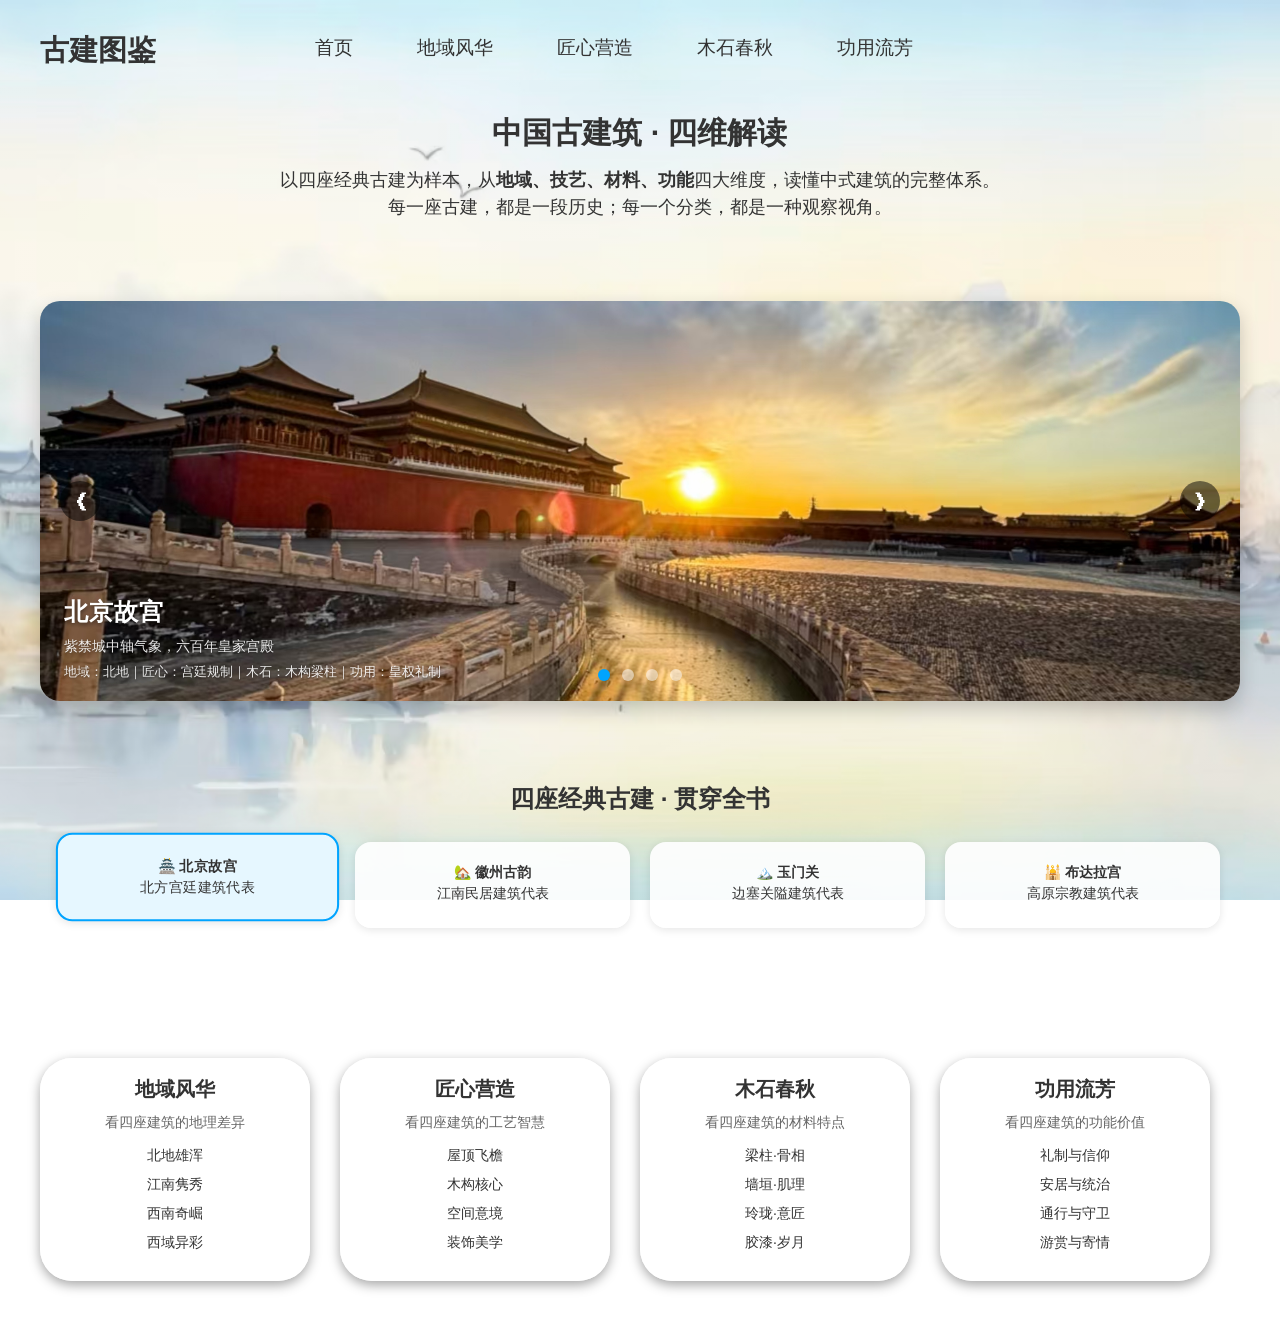
<file: index.html>
<!DOCTYPE html>
<html lang="zh-CN">
<head>
    <meta charset="UTF-8">
    <meta name="viewport" content="width=device-width, initial-scale=1.0">
    <title>古建图鉴 - 中国古建筑四维解读</title>
    <link rel="stylesheet" href="./css/base.css">
    <link rel="stylesheet" href="./css/index.css">
</head>

<body>
    <!-- 头部区域 -->
    <div class="header">
        <div class="wrapper">
            <div class="logo">
                <h1><a href="#">古建图鉴</a></h1>
            </div>
            <div class="nav">
                <ul>
                    <li><a href="#" class="active">首页</a></li>
                    <li><a href="./地域风华.html" target="_blank">地域风华</a></li>
                    <li><a href="./匠心营造.html" target="_blank">匠心营造</a></li>
                    <li><a href="./木石春秋.html" target="_blank">木石春秋</a></li>
                    <li><a href="./功用流芳.html" target="_blank">功用流芳</a></li>
                </ul>
            </div>
        </div>
    </div>

    <!-- 新增：首页总起引言（让网页有主题、不再简单） -->
    <div class="intro" style="text-align:center; padding:30px 20px; font-size:18px; max-width:1000px; margin:0 auto; color:#333;">
        <h2 style="font-size:30px; margin-bottom:12px;">中国古建筑 · 四维解读</h2>
        <p>以四座经典古建为样本，从<b>地域、技艺、材料、功能</b>四大维度，读懂中式建筑的完整体系。</p>
        <p>每一座古建，都是一段历史；每一个分类，都是一种观察视角。</p>
    </div>

    <!-- 轮播图区域 -->
    <div class="carousel">
        <div class="wrapper">
            <div class="carousel-container">
                <div class="carousel-slides">
                    <!-- 故宫 -->
                    <div class="carousel-slide-item">
                        <a href="./北京故宫旅游攻略·.html" target="_blank">
                            <img src="./image/北京故宫.jpg" alt="北京故宫">
                        </a>
                        <div class="slide-caption">
                            <h3>北京故宫</h3>
                            <p>紫禁城中轴气象，六百年皇家宫殿</p>
                            <p style="font-size:13px; margin-top:5px;">
                                地域：北地｜匠心：宫廷规制｜木石：木构梁柱｜功用：皇权礼制
                            </p>
                        </div>
                    </div>
                    <!-- 徽州 -->
                    <div class="carousel-slide-item">
                        <a href="./徽州旅游攻略.html" target="_blank">
                            <img src="./image/徽州.jpg" alt="徽州古建">
                        </a>
                        <div class="slide-caption">
                            <h3>徽州古韵</h3>
                            <p>粉墙黛瓦马头墙，四水归堂岁月长</p>
                            <p style="font-size:13px; margin-top:5px;">
                                地域：江南｜匠心：砖木雕刻｜木石：青砖黛瓦｜功用：民居家族
                            </p>
                        </div>
                    </div>
                    <!-- 玉门关 -->
                    <div class="carousel-slide-item">
                        <a href="./玉门关旅游攻略.html" target="_blank">
                            <img src="./image/玉门关.jpg" alt="玉门关">
                        </a>
                        <div class="slide-caption">
                            <h3>玉门关</h3>
                            <p>羌笛何须怨杨柳，春风不度玉门关</p>
                            <p style="font-size:13px; margin-top:5px;">
                                地域：西域｜匠心：夯土筑城｜木石：黄土石基｜功用：关隘防御
                            </p>
                        </div>
                    </div>
                    <!-- 布达拉宫 -->
                    <div class="carousel-slide-item">
                        <a href="./布达拉宫旅游攻略.html" target="_blank">
                            <img src="./image/布达拉宫.jpg" alt="布达拉宫">
                        </a>
                        <div class="slide-caption">
                            <h3>布达拉宫</h3>
                            <p>世界屋脊的明珠，藏式建筑巅峰</p>
                            <p style="font-size:13px; margin-top:5px;">
                                地域：高原｜匠心：藏式营造｜木石：石木混合｜功用：宗教宫殿
                            </p>
                        </div>
                    </div>
                </div>

                <button class="carousel-btn prev">&#10094;</button>
                <button class="carousel-btn next">&#10095;</button>
                <div class="carousel-dots">
                    <span class="dot active"></span>
                    <span class="dot"></span>
                    <span class="dot"></span>
                    <span class="dot"></span>
                </div>
            </div>
        </div>
    </div>

    <!-- 新增：四大建筑总览（带交互式功能） -->
    <div class="overview" style="margin:50px auto; max-width:1200px; padding:0 20px;">
        <h3 style="text-align:center; font-size:24px; margin-bottom:25px;">四座经典古建 · 贯穿全书</h3>
        <div style="display:grid; grid-template-columns:repeat(4,1fr); gap:20px; text-align:center;" id="overview-container">
            <!-- 故宫卡片 - 点击跳转轮播第0页 -->
            <div onclick="goToSlide(0)"
                 class="overview-card"
                 style="background:rgba(255,255,255,0.9); padding:20px; border-radius:16px; box-shadow:0 2px 8px rgba(0,0,0,0.1); cursor:pointer; transition:all 0.3s ease;">
                <h4>🏯 北京故宫</h4>
                <p>北方宫廷建筑代表</p>
            </div>
            <!-- 徽州卡片 - 点击跳转轮播第1页 -->
            <div onclick="goToSlide(1)"
                 class="overview-card"
                 style="background:rgba(255,255,255,0.9); padding:20px; border-radius:16px; box-shadow:0 2px 8px rgba(0,0,0,0.1); cursor:pointer; transition:all 0.3s ease;">
                <h4>🏡 徽州古韵</h4>
                <p>江南民居建筑代表</p>
            </div>
            <!-- 玉门关卡片 - 点击跳转轮播第2页 -->
            <div onclick="goToSlide(2)"
                 class="overview-card"
                 style="background:rgba(255,255,255,0.9); padding:20px; border-radius:16px; box-shadow:0 2px 8px rgba(0,0,0,0.1); cursor:pointer; transition:all 0.3s ease;">
                <h4>🏔️ 玉门关</h4>
                <p>边塞关隘建筑代表</p>
            </div>
            <!-- 布达拉宫卡片 - 点击跳转轮播第3页 -->
            <div onclick="goToSlide(3)"
                 class="overview-card"
                 style="background:rgba(255,255,255,0.9); padding:20px; border-radius:16px; box-shadow:0 2px 8px rgba(0,0,0,0.1); cursor:pointer; transition:all 0.3s ease;">
                <h4>🕌 布达拉宫</h4>
                <p>高原宗教建筑代表</p>
            </div>
        </div>
    </div>

    <!-- 底部四大板块 -->
    <div class="bottom-section">
        <div class="wrapper">
            <div class="block-list">
                <div class="block-item">
                    <div class="block-text">
                        <h4><a href="./地域风华.html" target="_blank">地域风华</a></h4>
                        <p>看四座建筑的地理差异</p>
                        <ul>
                            <li>北地雄浑</li>
                            <li>江南隽秀</li>
                            <li>西南奇崛</li>
                            <li>西域异彩</li>
                        </ul>
                    </div>
                </div>

                <div class="block-item">
                    <div class="block-text">
                        <h4><a href="./匠心营造.html" target="_blank">匠心营造</a></h4>
                        <p>看四座建筑的工艺智慧</p>
                        <ul>
                            <li>屋顶飞檐</li>
                            <li>木构核心</li>
                            <li>空间意境</li>
                            <li>装饰美学</li>
                        </ul>
                    </div>
                </div>

                <div class="block-item">
                    <div class="block-text">
                        <h4><a href="./木石春秋.html" target="_blank">木石春秋</a></h4>
                        <p>看四座建筑的材料特点</p>
                        <ul>
                            <li>梁柱·骨相</li>
                            <li>墙垣·肌理</li>
                            <li>玲珑·意匠</li>
                            <li>胶漆·岁月</li>
                        </ul>
                    </div>
                </div>

                <div class="block-item">
                    <div class="block-text">
                        <h4><a href="./功用流芳.html" target="_blank">功用流芳</a></h4>
                        <p>看四座建筑的功能价值</p>
                        <ul>
                            <li>礼制与信仰</li>
                            <li>安居与统治</li>
                            <li>通行与守卫</li>
                            <li>游赏与寄情</li>
                        </ul>
                    </div>
                </div>
            </div>
        </div>
    </div>

    <script>
        const slidesContainer = document.querySelector('.carousel-slides');
        const slides = document.querySelectorAll('.carousel-slide-item');
        const prevBtn = document.querySelector('.carousel-btn.prev');
        const nextBtn = document.querySelector('.carousel-btn.next');
        const dots = document.querySelectorAll('.carousel-dots .dot');
        const carousel = document.querySelector('.carousel-container');

        let currentIndex = 0;
        let autoTimer;
        const totalSlides = slides.length;

        function goToSlide(index) {
            if (index < 0) index = totalSlides - 1;
            if (index >= totalSlides) index = 0;
            currentIndex = index;
            slidesContainer.style.transform = `translateX(-${currentIndex * 100}%)`;
            dots.forEach((dot, i) => {
                dot.classList.toggle('active', i === currentIndex);
            });

            // 🔥 关键：轮播切换时，更新下方卡片的高亮状态
            updateCardActive();
        }

        function nextSlide() { goToSlide(currentIndex + 1); }
        function prevSlide() { goToSlide(currentIndex - 1); }

        function startAutoPlay() {
            autoTimer = setInterval(nextSlide, 3000);
        }

        function stopAutoPlay() { clearInterval(autoTimer); }

        prevBtn.addEventListener('click', () => { prevSlide(); stopAutoPlay(); startAutoPlay(); });
        nextBtn.addEventListener('click', () => { nextSlide(); stopAutoPlay(); startAutoPlay(); });
        dots.forEach((dot, i) => {
            dot.addEventListener('click', () => { goToSlide(i); stopAutoPlay(); startAutoPlay(); });
        });

        carousel.addEventListener('mouseenter', stopAutoPlay);
        carousel.addEventListener('mouseleave', startAutoPlay);

        // ==========================
        // 新增：下方总览卡片 高亮联动逻辑
        // ==========================
        const overviewCards = document.querySelectorAll('.overview-card');
        function updateCardActive() {
            overviewCards.forEach((card, i) => {
                if (i === currentIndex) {
                    // 高亮样式：和你导航栏 active 颜色统一
                    card.style.background = '#e6f7ff';
                    card.style.border = '2px solid #00a4ff';
                    card.style.transform = 'translateY(-8px) scale(1.03)';
                } else {
                    // 恢复默认样式
                    card.style.background = 'rgba(255,255,255,0.9)';
                    card.style.border = 'none';
                    card.style.transform = 'translateY(0) scale(1)';
                }
            });
        }

        // 初始化第一页高亮
        updateCardActive();

        startAutoPlay();
    </script>
</body>
</html>
</file>
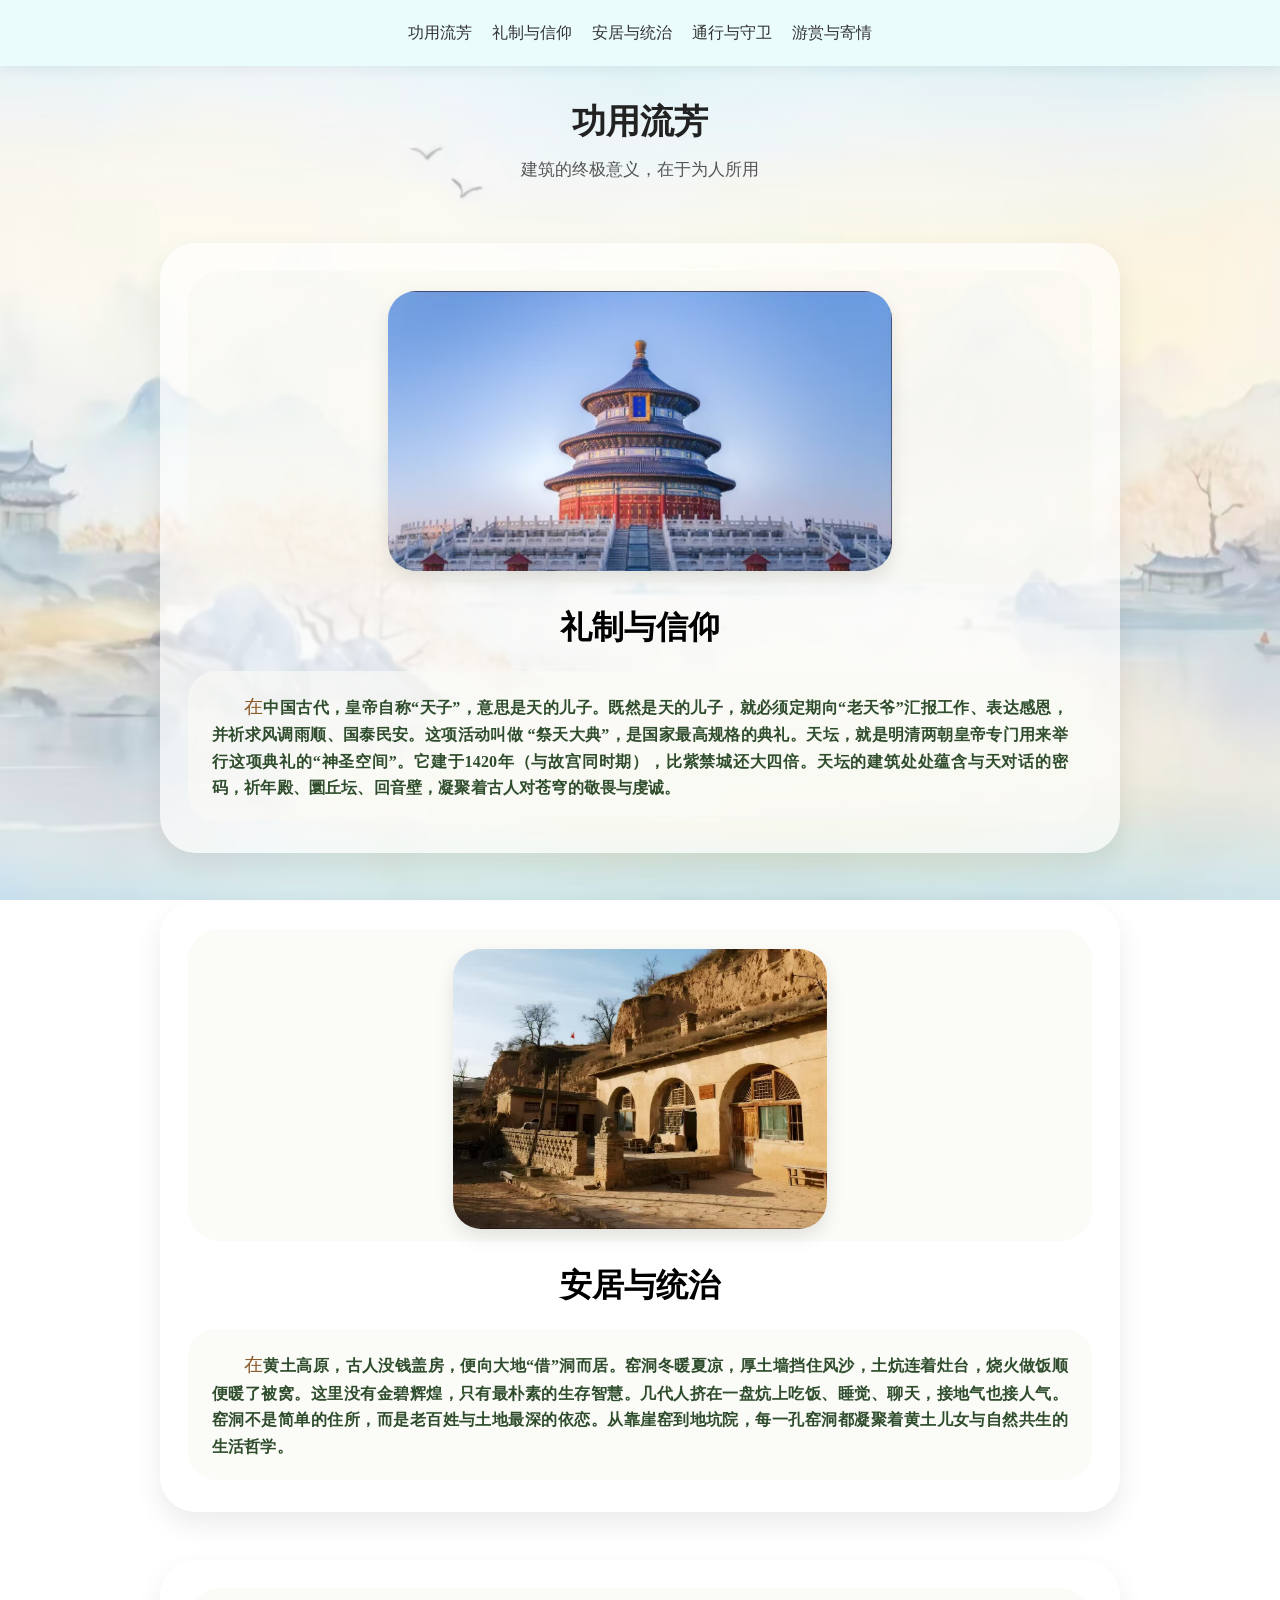
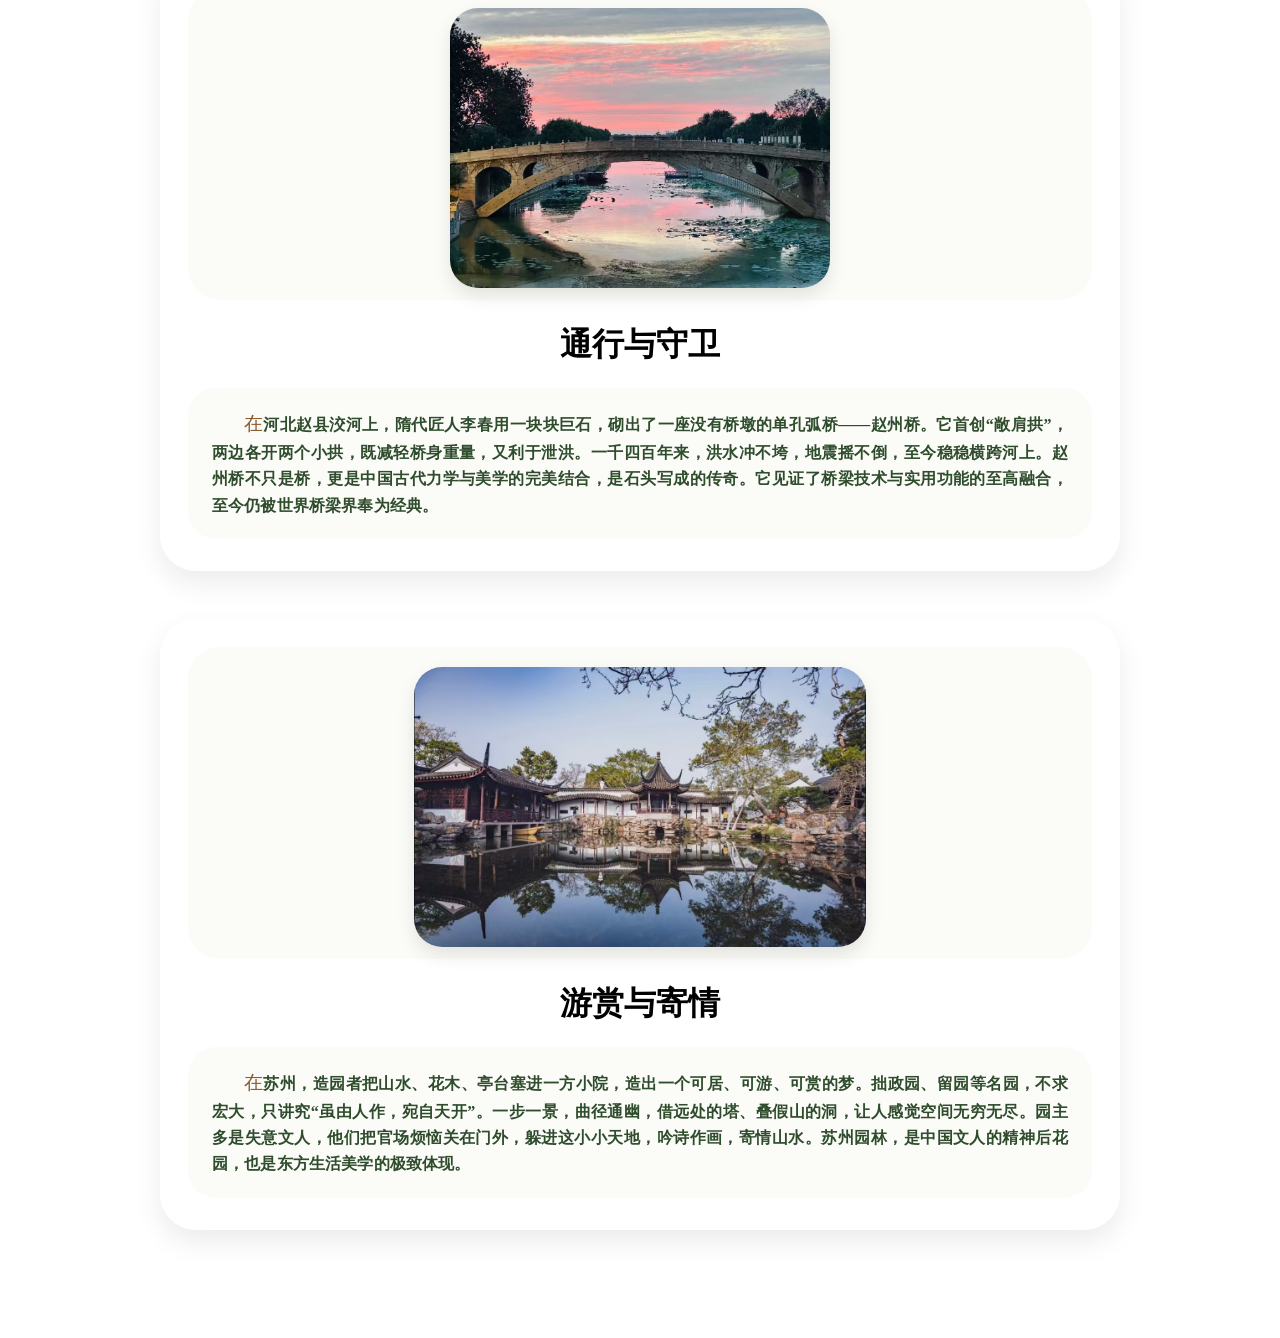
<file: 功用流芳.html>
<!DOCTYPE html>
<html lang="zh-CN">
<head>
<meta charset="UTF-8">
<meta name="viewport" content="width=device-width, initial-scale=1.0, user-scalable=yes">
<title>功用流芳 - 古建图鉴</title>
<style>
  /* ----- 重置 & 基础 ----- */
  * {
    margin: 0;
    padding: 0;
    box-sizing: border-box;
  }

  body {
    background-image: linear-gradient(rgba(255, 255, 255, 0.5), rgba(255, 255, 255, 0.5)), url('./image/首页背景图.jpg');
    background-size: cover;
    background-repeat: no-repeat;
    background-position: center;
    background-attachment: fixed;
    font-family: system-ui, 'Segoe UI', 'Noto Sans', 'Microsoft YaHei', sans-serif;
    line-height: 1.5;
  }

  /* 页面大标题 */
  .page-title {
    text-align: center;
    font-size: 34px;
    margin: 30px 0 10px 0;
    font-weight: bold;
    color: #222;
  }
  .page-desc {
    text-align: center;
    font-size: 17px;
    margin-bottom: 40px;
    color: #555;
  }

  /* 导航栏 (sticky + 弹性) */
  nav {
    position: sticky;
    top: 0;
    width: 100%;
    background: rgb(234, 252, 252);
    padding: 15px 12px;
    z-index: 1000;
    display: flex;
    flex-wrap: wrap;
    justify-content: center;
    gap: 8px 20px;
    box-shadow: 0 4px 12px rgba(0, 0, 0, 0.05);
  }

  nav a {
    margin: 0;
    text-decoration: none;
    color: #333;
    font-weight: 500;
    cursor: pointer;
    padding: 6px 0;
    font-size: 1rem;
    transition: all 0.2s;
    white-space: nowrap;
  }

  nav a:hover {
    border-bottom: 2px solid #00a4ff;
  }

  /* 主要内容容器 */
  .container {
    max-width: 1000px;
    margin: 0 auto;
    padding: 20px 20px 60px 20px;
  }

  /* 每个 section 卡片样式 */
  section {
    background: rgba(255, 255, 255, 0.65);
    backdrop-filter: blur(1px);
    border-radius: 36px;
    margin-bottom: 48px;
    padding: 28px 28px 32px 28px;
    box-shadow: 0 12px 28px rgba(0, 0, 0, 0.08);
    transition: transform 0.2s, box-shadow 0.2s;
  }

  section:hover {
    transform: translateY(-3px);
    box-shadow: 0 20px 32px rgba(0, 0, 0, 0.12);
    background: rgba(255, 255, 255, 0.78);
  }

  h1 {
    display: flex;
    flex-direction: column;
    align-items: center;
    justify-content: center;
    width: 100%;
    background: transparent;
    border-radius: 28px;
    gap: 20px;
    margin: 0;
    padding: 0;
  }

  .img-top {
    width: 100%;
    display: flex;
    justify-content: center;
    align-items: center;
    background: rgba(245, 245, 235, 0.4);
    border-radius: 32px;
    padding: 20px 12px 12px 12px;
  }

  .img-top img {
    max-width: 100%;
    height: auto;
    border-radius: 28px;
    box-shadow: 0 8px 18px rgba(0, 0, 0, 0.1);
    transition: all 0.2s;
    object-fit: cover;
    max-height: 280px;
    width: auto;
  }

  .text-bottom {
    width: 100%;
    background: rgba(250, 250, 245, 0.7);
    border-radius: 28px;
    padding: 20px 24px;
    font-family: 'WangXizhiFont', 'Noto Serif SC', 'Times New Roman', serif;
    font-size: 1rem;
    line-height: 1.65;
    color: #2c3e2a;
    text-align: justify;
    letter-spacing: 0.01em;
    text-indent: 2em; /* 首行缩进两格 —— 国风必备 */
  }

  .title {
    font-size: 2rem;
    font-family: serif;
    color: black;
  }

  .word {
    font-size: 1rem;
    font-family: 'WangXizhiFont', 'Noto Serif SC', 'Segoe UI', serif;
    color: #2f4d2d;
  }

  /* 响应式 */
  @media screen and (max-width: 768px) {
    .container { padding: 16px; }
    section { padding: 20px 18px 26px 18px; margin-bottom: 32px; }
    .text-bottom { padding: 18px 16px; font-size: 0.95rem; }
  }

  @media screen and (max-width: 480px) {
    section { padding: 16px 14px 22px 14px; border-radius: 28px; }
    .text-bottom { padding: 14px 12px; font-size: 0.9rem; }
  }

  img { display: block; }

  .text-bottom::first-letter {
    font-size: 1.2em;
    font-weight: 500;
    color: #8b5a2b;
  }
</style>
</head>
<body>

<nav>
  <a onclick="scrollToSection('top')">功用流芳</a>
  <a onclick="scrollToSection('n')">礼制与信仰</a>
  <a onclick="scrollToSection('s')">安居与统治</a>
  <a onclick="scrollToSection('ws')">通行与守卫</a>
  <a onclick="scrollToSection('w')">游赏与寄情</a>
</nav>

<!-- 顶部标题 -->
<div id="top" class="page-title">功用流芳</div>
<div class="page-desc">建筑的终极意义，在于为人所用</div>

<div class="container">
  <!-- 礼制与信仰：天坛 -->
  <section id="n">
    <h1>
      <div class="img-top">
        <img src="./image/天坛.jpg" alt="天坛祈年殿" title="天坛 · 皇家祭天圣地" width="500" height="280" style="width:auto; max-width:90%;">
      </div>
      <div class="title">礼制与信仰</div>
      <div class="text-bottom word">
        在中国古代，皇帝自称“天子”，意思是天的儿子。既然是天的儿子，就必须定期向“老天爷”汇报工作、表达感恩，并祈求风调雨顺、国泰民安。这项活动叫做 “祭天大典”，是国家最高规格的典礼。天坛，就是明清两朝皇帝专门用来举行这项典礼的“神圣空间”。它建于1420年（与故宫同时期），比紫禁城还大四倍。天坛的建筑处处蕴含与天对话的密码，祈年殿、圜丘坛、回音壁，凝聚着古人对苍穹的敬畏与虔诚。
      </div>
    </h1>
  </section>

  <!-- 安居与统治：窑洞 -->
  <section id="s">
    <h1>
      <div class="img-top">
        <img src="./image/窑洞.jpg" alt="黄土高原窑洞" title="窑洞 · 大地的居所" width="500" height="280" style="width:auto; max-width:90%;">
      </div>
      <div class="title">安居与统治</div>
      <div class="text-bottom word">
        在黄土高原，古人没钱盖房，便向大地“借”洞而居。窑洞冬暖夏凉，厚土墙挡住风沙，土炕连着灶台，烧火做饭顺便暖了被窝。这里没有金碧辉煌，只有最朴素的生存智慧。几代人挤在一盘炕上吃饭、睡觉、聊天，接地气也接人气。窑洞不是简单的住所，而是老百姓与土地最深的依恋。从靠崖窑到地坑院，每一孔窑洞都凝聚着黄土儿女与自然共生的生活哲学。
      </div>
    </h1>
  </section>

  <!-- 通行与守卫：赵州桥 -->
  <section id="ws">
    <h1>
      <div class="img-top">
        <img src="./image/赵州桥.jpg" alt="赵州桥" title="赵州桥 · 千年石拱" width="500" height="280" style="width:auto; max-width:90%;">
      </div>
      <div class="title">通行与守卫</div>
      <div class="text-bottom word">
        在河北赵县洨河上，隋代匠人李春用一块块巨石，砌出了一座没有桥墩的单孔弧桥——赵州桥。它首创“敞肩拱”，两边各开两个小拱，既减轻桥身重量，又利于泄洪。一千四百年来，洪水冲不垮，地震摇不倒，至今稳稳横跨河上。赵州桥不只是桥，更是中国古代力学与美学的完美结合，是石头写成的传奇。它见证了桥梁技术与实用功能的至高融合，至今仍被世界桥梁界奉为经典。
      </div>
    </h1>
  </section>

  <!-- 游赏与寄情：苏州园林 -->
  <section id="w">
    <h1>
      <div class="img-top">
        <img src="./image/苏州园林.jpg" alt="苏州园林" title="苏州园林 · 文人山水梦" width="500" height="280" style="width:auto; max-width:90%;">
      </div>
      <div class="title">游赏与寄情</div>
      <div class="text-bottom word">
        在苏州，造园者把山水、花木、亭台塞进一方小院，造出一个可居、可游、可赏的梦。拙政园、留园等名园，不求宏大，只讲究“虽由人作，宛自天开”。一步一景，曲径通幽，借远处的塔、叠假山的洞，让人感觉空间无穷无尽。园主多是失意文人，他们把官场烦恼关在门外，躲进这小小天地，吟诗作画，寄情山水。苏州园林，是中国文人的精神后花园，也是东方生活美学的极致体现。
      </div>
    </h1>
  </section>
</div>

<script>
  function scrollToSection(sectionId) {
    const element = document.getElementById(sectionId);
    if (!element) return;
    const navHeight = document.querySelector('nav')?.offsetHeight || 70;
    const elementPosition = element.getBoundingClientRect().top + window.pageYOffset;
    const offsetPosition = elementPosition - navHeight - 12;

    window.scrollTo({
      top: offsetPosition,
      behavior: 'smooth'
    });
  }

  window.addEventListener('DOMContentLoaded', () => {
    if (window.location.hash) {
      const id = window.location.hash.substring(1);
      const target = document.getElementById(id);
      if (target) {
        setTimeout(() => {
          const navHeight = document.querySelector('nav')?.offsetHeight || 70;
          const pos = target.getBoundingClientRect().top + window.pageYOffset - navHeight - 10;
          window.scrollTo({ top: pos, behavior: 'smooth' });
        }, 100);
      }
    }
  });
</script>
</body>
</html>
</file>
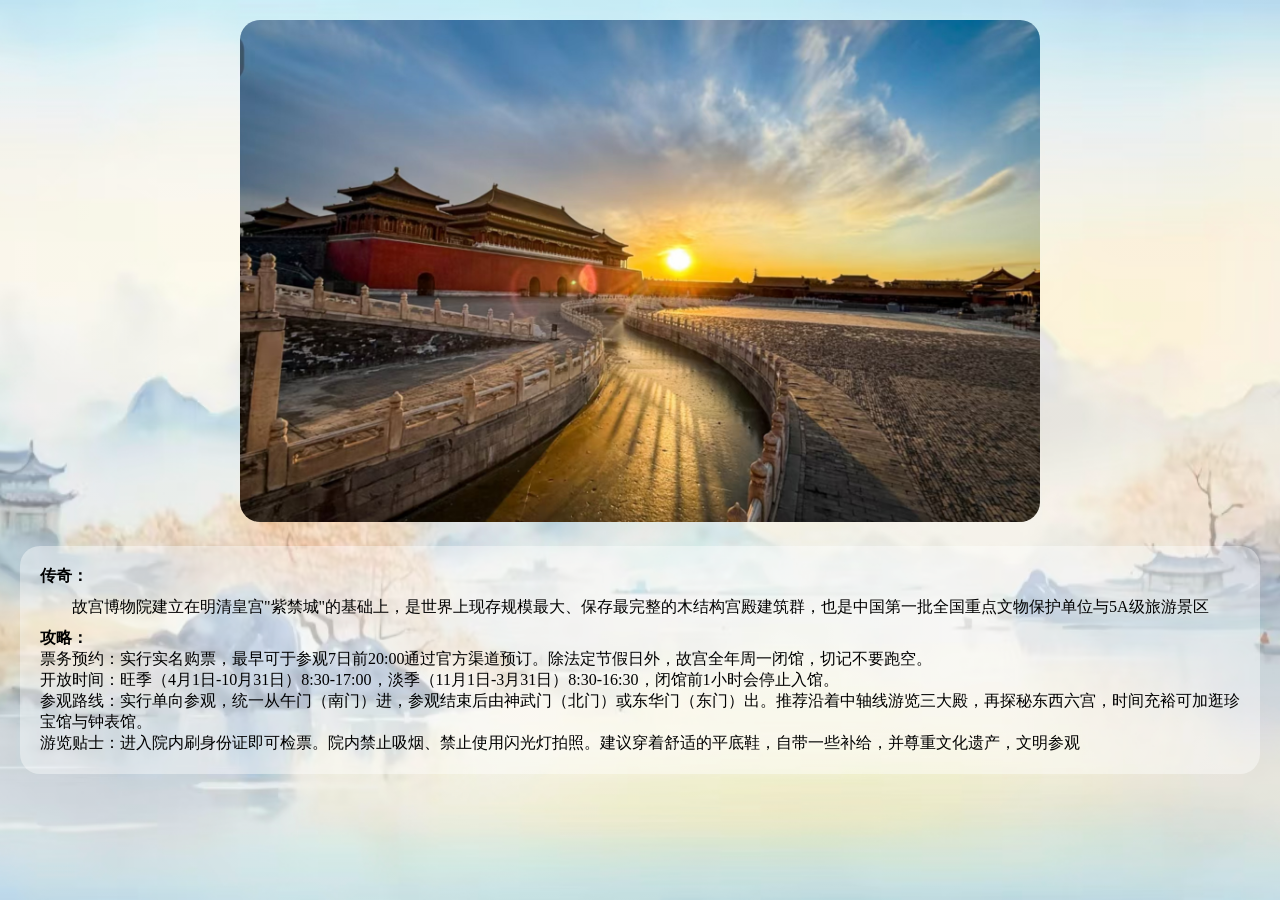
<file: 北京故宫旅游攻略·.html>
<!DOCTYPE html>
<html lang="zh-CN">
<head>
    <meta charset="UTF-8">
    <meta name="viewport" content="width=device-width, initial-scale=1.0">
    <title>北京故宫旅游攻略</title>
    <style>
        * {
            margin: 0;
            padding: 0;
            box-sizing: border-box;
        }
        li {
            list-style: none;
        }

        body {
            background-image: 
                linear-gradient(rgba(255, 255, 255, 0.4), rgba(255, 255, 255, 0.4)),
                url(./image/首页背景图.jpg);
            background-size: cover;
            background-repeat: no-repeat;
            background-position: center;
            background-attachment: fixed;
            padding: 20px;
        }

        /* 修改1：图片容器 - 负责居中 */
        .pic {
            text-align: center;     /* 让内部图片水平居中 */
            margin: 0 auto;
            border-radius: 15px;
        }

        /* 修改2：图片本身 - 自适应分辨率 + 圆角 */
        .pic img {
            width: 100%;            /* 宽度自适应容器 */
            max-width: 800px;       /* 最大宽度限制（可选，避免图片过大） */
            height: auto;           /* 高度自动等比缩放 */
            border-radius: 20px;    /* 图片圆角 */
            display: inline-block; 
            /* 让 margin:0 auto 生效需要配合块级或行内块 */
        }


        .word {
            background-color: rgba(255, 255, 255, 0.4);
            border-radius: 20px;
            padding: 20px;
            margin-top: 20px;

        }

        .text {
            text-indent: 2em;
            margin: 10px 0;
        }

        /* 可选：小屏幕时调整内边距 */
        @media (max-width: 768px) {
            body {
                padding: 10px;
            }
            .word {
                padding: 15px;
            }
        }
    </style>
</head>
<body>
    <!-- 图片容器 -->
    <div class="pic">
        <img src="./image/北京故宫.jpg" title="北京故宫" alt="北京故宫">
    </div>

    <div class="word">
        <p><strong>传奇：</strong></p>
        <p class="text">故宫博物院建立在明清皇宫"紫禁城"的基础上，是世界上现存规模最大、保存最完整的木结构宫殿建筑群，也是中国第一批全国重点文物保护单位与5A级旅游景区</p>
        <p><strong>攻略：</strong></p> 
        <ul>
            <li>票务预约：实行实名购票，最早可于参观7日前20:00通过官方渠道预订。除法定节假日外，故宫全年周一闭馆，切记不要跑空。</li>
            <li>开放时间：旺季（4月1日-10月31日）8:30-17:00，淡季（11月1日-3月31日）8:30-16:30，闭馆前1小时会停止入馆。</li>
            <li>参观路线：实行单向参观，统一从午门（南门）进，参观结束后由神武门（北门）或东华门（东门）出。推荐沿着中轴线游览三大殿，再探秘东西六宫，时间充裕可加逛珍宝馆与钟表馆。</li>
            <li>游览贴士：进入院内刷身份证即可检票。院内禁止吸烟、禁止使用闪光灯拍照。建议穿着舒适的平底鞋，自带一些补给，并尊重文化遗产，文明参观</li>
        </ul>
    </div>
</body>
</html>
</file>
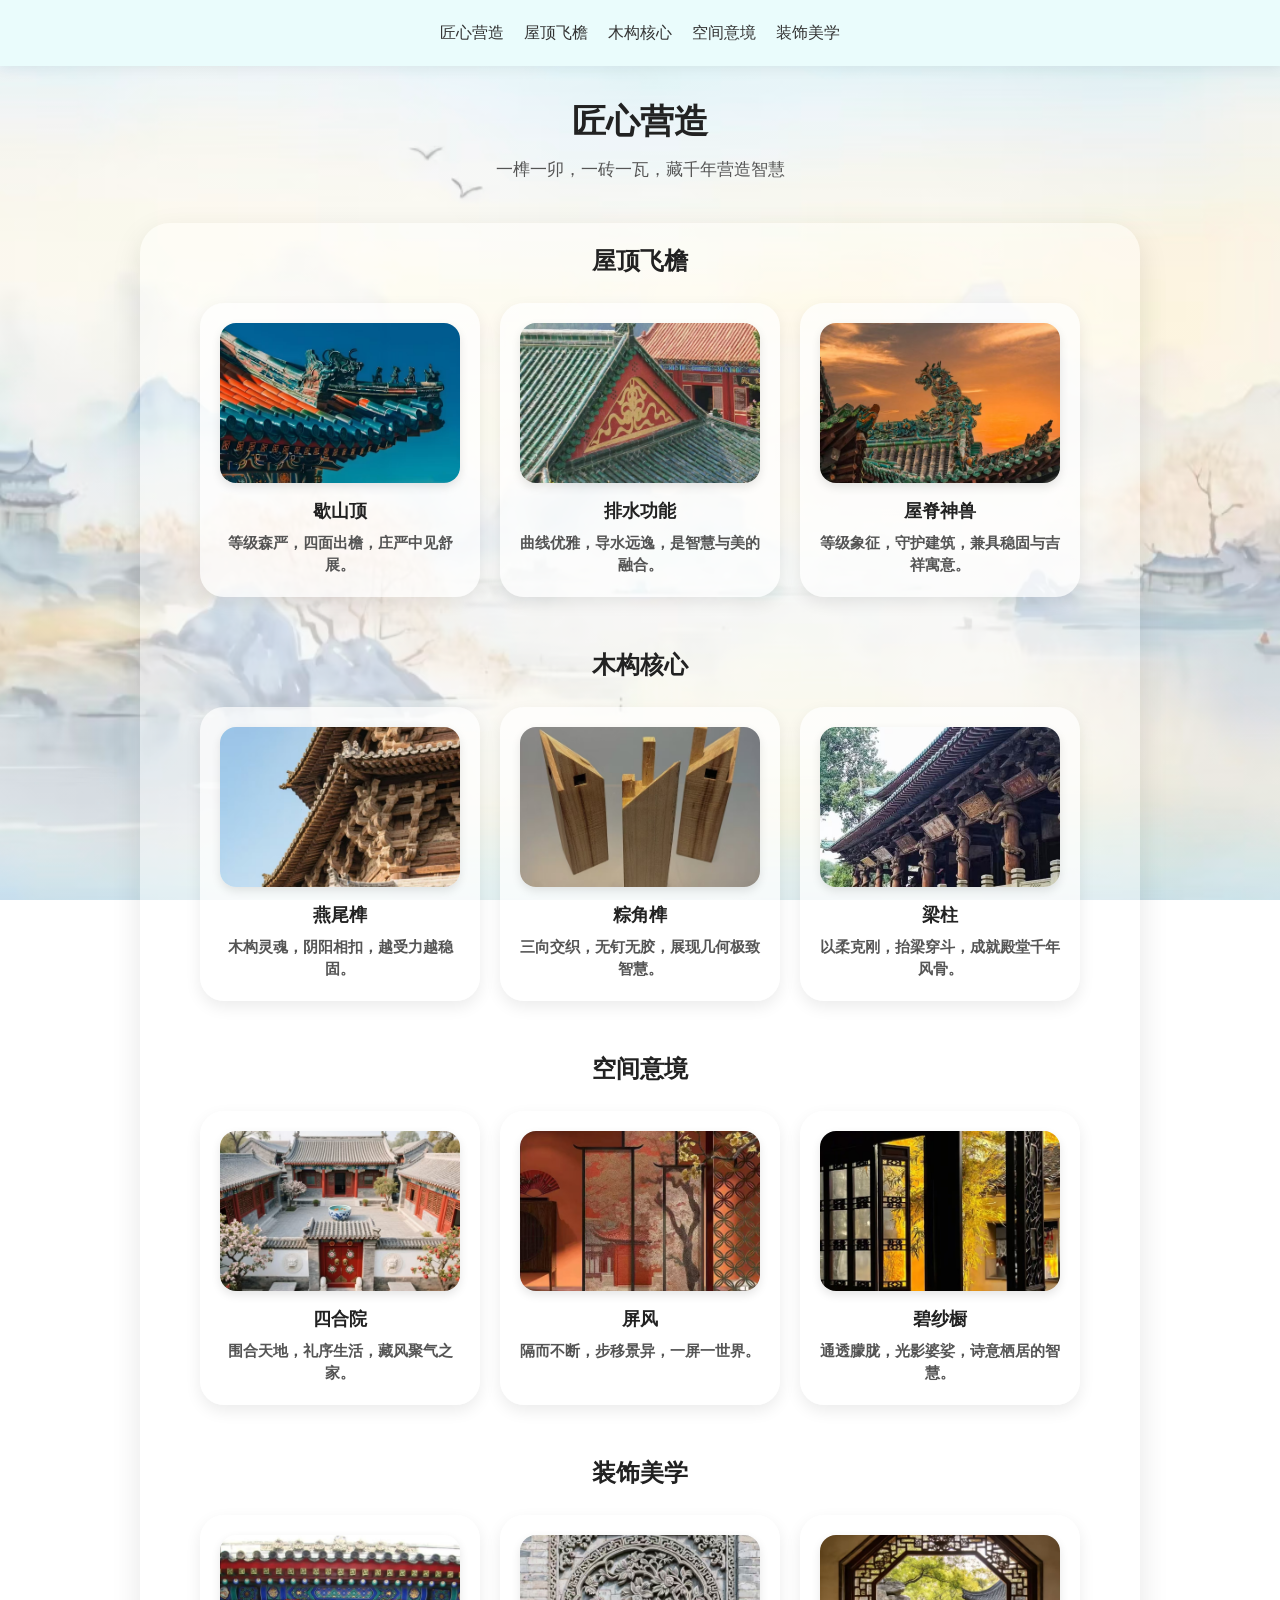
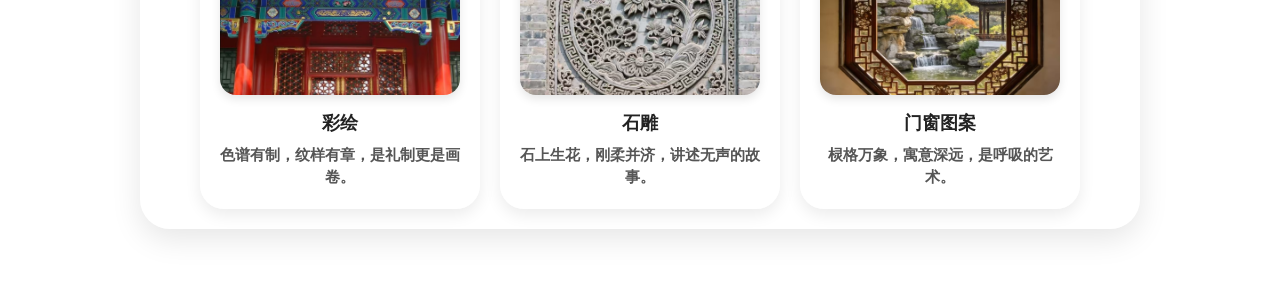
<file: 匠心营造.html>
<!DOCTYPE html>
<html lang="zh-CN">
<head>
<meta charset="UTF-8">
<meta name="viewport" content="width=device-width, initial-scale=1.0, user-scalable=yes">
<title>匠心营造 - 古建图鉴</title>
<style>
  /* ----- 重置 & 基础 ----- */
  * {
    margin: 0;
    padding: 0;
    box-sizing: border-box;
  }

  body {
    background-image: linear-gradient(rgba(255, 255, 255, 0.5), rgba(255, 255, 255, 0.5)), url('./image/首页背景图.jpg');
    background-size: cover;
    background-repeat: no-repeat;
    background-position: center;
    background-attachment: fixed;
    font-family: system-ui, 'Segoe UI', 'Noto Sans', 'Microsoft YaHei', sans-serif;
    line-height: 1.5;
  }

  /* 页面大标题 */
  .page-title {
    text-align: center;
    font-size: 34px;
    margin: 30px 0 10px 0;
    font-weight: bold;
    color: #222;
  }
  .page-desc {
    text-align: center;
    font-size: 17px;
    margin-bottom: 40px;
    color: #555;
  }

  /* 导航栏 */
  nav {
    position: sticky;
    top: 0;
    width: 100%;
    background: rgb(234, 252, 252);
    padding: 15px 12px;
    z-index: 1000;
    display: flex;
    flex-wrap: wrap;
    justify-content: center;
    gap: 8px 20px;
    box-shadow: 0 4px 12px rgba(0, 0, 0, 0.05);
  }

  nav a {
    margin: 0;
    text-decoration: none;
    color: #333;
    font-weight: 500;
    cursor: pointer;
    padding: 6px 0;
    font-size: 1rem;
    transition: all 0.2s;
    white-space: nowrap;
  }

  nav a:hover {
    border-bottom: 2px solid #00a4ff;
  }

  /* 容器 */
  .container {
    max-width: 1000px;
    margin: 0 auto 60px auto;
    padding: 20px;
    background: rgba(255, 255, 255, 0.4);
    border-radius: 30px;
    box-shadow: 0 10px 30px rgba(0, 0, 0, 0.1);
  }

  /* 区块标题 */
  .title h4 {
    text-align: center;
    font-size: 24px;
    margin-bottom: 24px;
    color: #222;
  }

  /* 布局：三列自适应 */
  h1 {
    display: flex;
    flex-wrap: wrap;
    gap: 20px;
    justify-content: center;
    align-items: stretch;
    width: 100%;
    background: transparent !important;
    padding: 0;
    margin: 0;
  }

  /* 卡片样式（和整套网站统一） */
  .box {
    flex: 1;
    min-width: 260px;
    max-width: 280px;
    background: rgba(255, 255, 255, 0.7);
    border-radius: 24px;
    padding: 20px;
    text-align: center;
    box-shadow: 0 6px 16px rgba(0,0,0,0.08);
    transition: all 0.3s ease;
    display: flex;
    flex-direction: column;
    align-items: center;
  }

  .box:hover {
    transform: translateY(-6px);
    background: rgba(255, 255, 255, 0.9);
    box-shadow: 0 12px 24px rgba(0,0,0,0.12);
  }

  .box img {
    width: 100%;
    height: 160px;
    object-fit: cover;
    border-radius: 16px;
    margin-bottom: 14px;
    box-shadow: 0 4px 10px rgba(0,0,0,0.1);
  }

  .t1 {
    font-size: 18px;
    font-weight: bold;
    margin-bottom: 8px;
    color: #222;
  }

  .t2 {
    font-size: 15px;
    color: #555;
    line-height: 1.5;
    font-family: "SimSun", serif;
  }

  /* 区块间距 */
  section {
    background: transparent !important;
    margin-bottom: 50px;
    padding: 0;
    width: 100%;
    height: auto;
  }

  section:last-child {
    margin-bottom: 0;
  }

  /* 响应式 */
  @media screen and (max-width: 768px) {
    .container { padding: 20px; }
    .box { min-width: 240px; }
  }

  @media screen and (max-width: 480px) {
    .box { min-width: 100%; }
    .title h4 { font-size: 22px; }
  }
</style>
</head>

<body>

<nav>
  <a onclick="scrollToSection('top')">匠心营造</a>
  <a onclick="scrollToSection('n')">屋顶飞檐</a>
  <a onclick="scrollToSection('s')">木构核心</a>
  <a onclick="scrollToSection('ws')">空间意境</a>
  <a onclick="scrollToSection('w')">装饰美学</a>
</nav>

<!-- 页面标题 -->
<div id="top" class="page-title">匠心营造</div>
<div class="page-desc">一榫一卯，一砖一瓦，藏千年营造智慧</div>

<div class="container">

<!-- 屋顶飞檐 -->
<section id="n">
  <div class="title"><h4>屋顶飞檐</h4></div>
  <h1>
    <div class="box">
      <img src="./image/歇山顶.jpg" title="歇山顶">
      <p class="t1">歇山顶</p>
      <p class="t2">等级森严，四面出檐，庄严中见舒展。</p>
    </div>
    <div class="box">
      <img src="./image/排水.jpg" title="排水">
      <p class="t1">排水功能</p>
      <p class="t2">曲线优雅，导水远逸，是智慧与美的融合。</p>
    </div>
    <div class="box">
      <img src="./image/屋脊神兽.jpg" title="屋脊神兽">
      <p class="t1">屋脊神兽</p>
      <p class="t2">等级象征，守护建筑，兼具稳固与吉祥寓意。</p>
    </div>
  </h1>
</section>

<!-- 木构核心 -->
<section id="s">
  <div class="title"><h4>木构核心</h4></div>
  <h1>
    <div class="box">
      <img src="./image/燕尾榫.jpg" title="燕尾榫">
      <p class="t1">燕尾榫</p>
      <p class="t2">木构灵魂，阴阳相扣，越受力越稳固。</p>
    </div>
    <div class="box">
      <img src="./image/粽角榫.jpg" title="粽角榫">
      <p class="t1">粽角榫</p>
      <p class="t2">三向交织，无钉无胶，展现几何极致智慧。</p>
    </div>
    <div class="box">
      <img src="./image/梁柱.jpg" title="梁柱">
      <p class="t1">梁柱</p>
      <p class="t2">以柔克刚，抬梁穿斗，成就殿堂千年风骨。</p>
    </div>
  </h1>
</section>

<!-- 空间意境 -->
<section id="ws">
  <div class="title"><h4>空间意境</h4></div>
  <h1>
    <div class="box">
      <img src="./image/四合院.jpg" title="四合院">
      <p class="t1">四合院</p>
      <p class="t2">围合天地，礼序生活，藏风聚气之家。</p>
    </div>
    <div class="box">
      <img src="./image/屏风.jpg" title="屏风">
      <p class="t1">屏风</p>
      <p class="t2">隔而不断，步移景异，一屏一世界。</p>
    </div>
    <div class="box">
      <img src="./image/碧纱橱.jpg" title="碧纱橱">
      <p class="t1">碧纱橱</p>
      <p class="t2">通透朦胧，光影婆娑，诗意栖居的智慧。</p>
    </div>
  </h1>
</section>

<!-- 装饰美学 -->
<section id="w">
  <div class="title"><h4>装饰美学</h4></div>
  <h1>
    <div class="box">
      <img src="./image/彩绘.jpg" title="彩绘">
      <p class="t1">彩绘</p>
      <p class="t2">色谱有制，纹样有章，是礼制更是画卷。</p>
    </div>
    <div class="box">
      <img src="./image/石雕.jpg" title="石雕">
      <p class="t1">石雕</p>
      <p class="t2">石上生花，刚柔并济，讲述无声的故事。</p>
    </div>
    <div class="box">
      <img src="./image/门窗图案.jpg" title="门窗图案">
      <p class="t1">门窗图案</p>
      <p class="t2">棂格万象，寓意深远，是呼吸的艺术。</p>
    </div>
  </h1>
</section>

</div>

<script>
  function scrollToSection(sectionId) {
    const element = document.getElementById(sectionId);
    if (!element) return;
    const navHeight = document.querySelector('nav')?.offsetHeight || 70;
    const pos = element.getBoundingClientRect().top + window.pageYOffset - navHeight - 12;
    window.scrollTo({ top: pos, behavior: 'smooth' });
  }
</script>

</body>
</html>
</file>
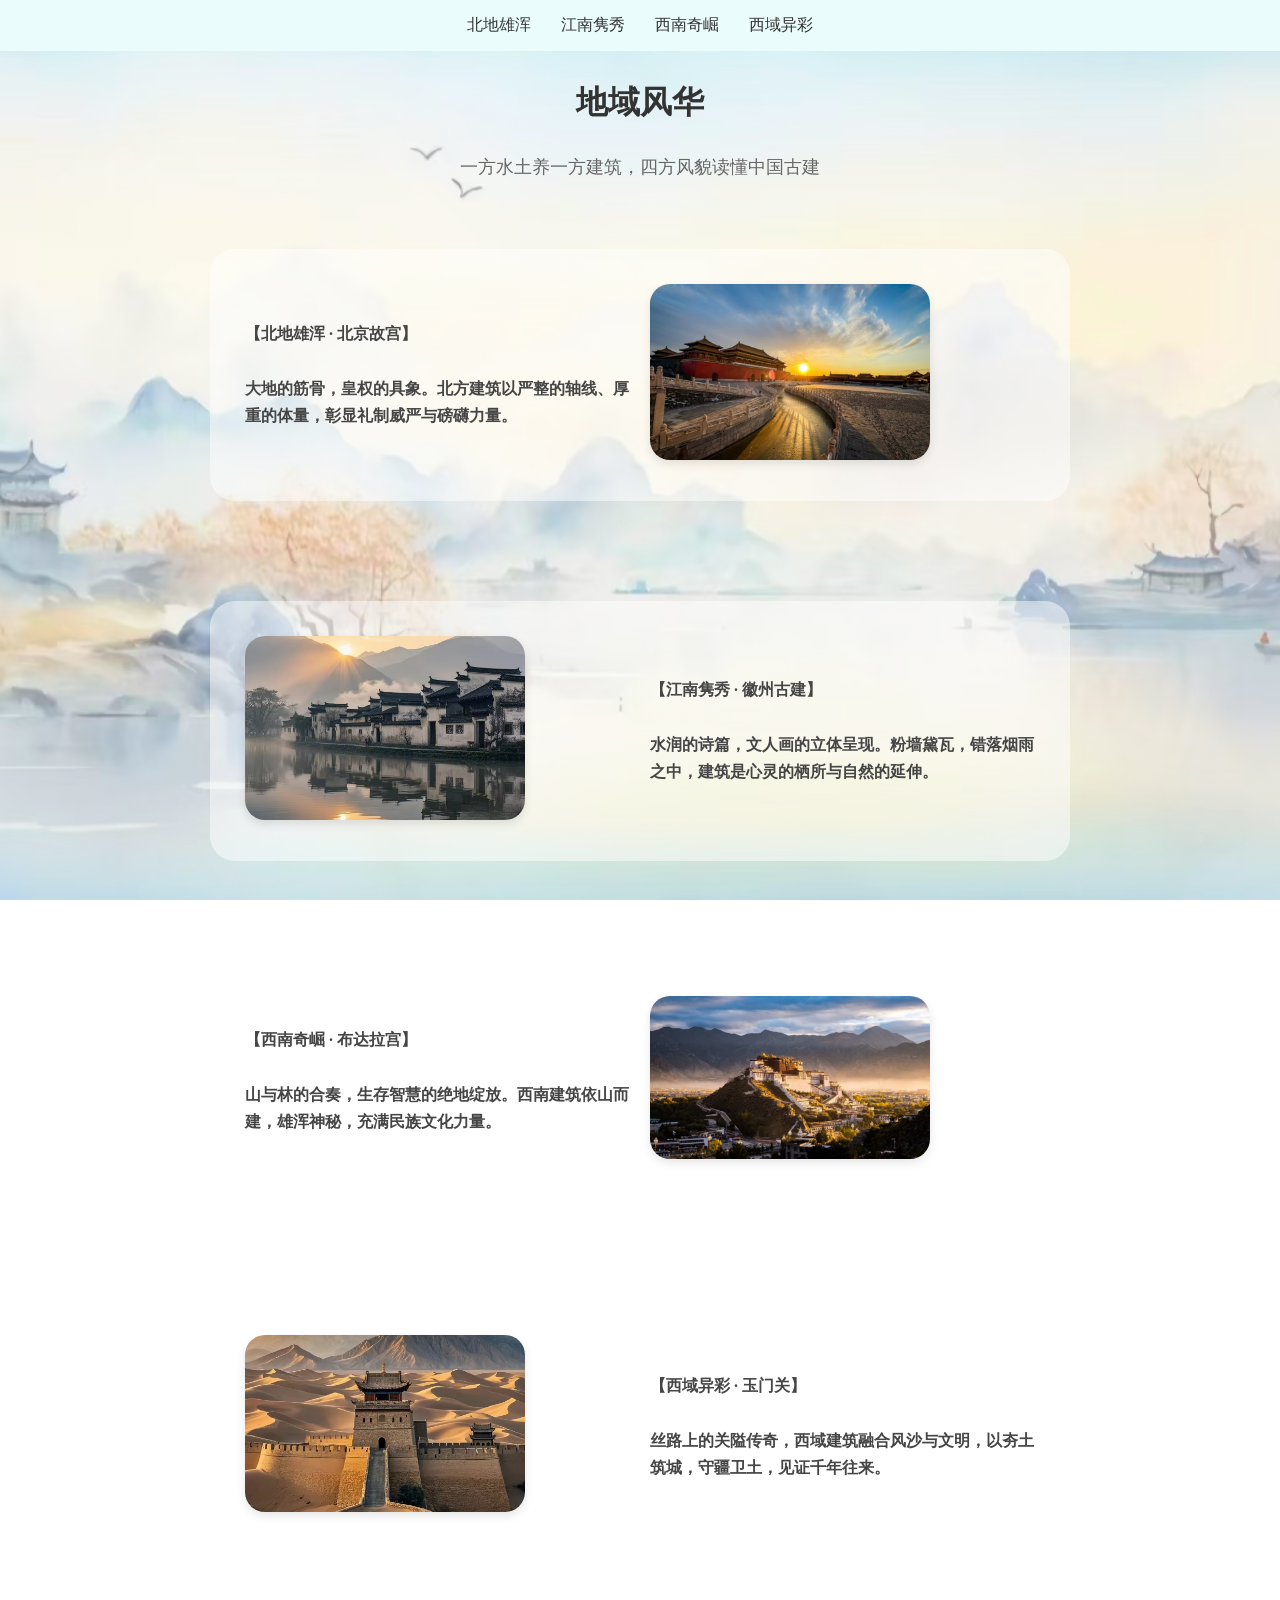
<file: 地域风华.html>
<!DOCTYPE html>
<html>
<head>
<meta name="viewport" content="width=device-width, initial-scale=1.0">
<title>地域风华 - 古建图鉴</title>
<style>
    /* 平板 */
@media screen and (max-width: 768px) {
  section {
    padding: 20px 15px;
  }
  h1 {
    flex-direction: column;
    text-align: center;
  }
  section .l, section .r {
    min-width: 100%;
    margin: 10px 0;
  }
  nav a {
    margin: 0 5px;
    font-size: 0.9rem;
  }
}

/* 手机 */
@media screen and (max-width: 480px) {
  section {
    padding: 15px 10px;
  }
  h1 {
    padding: 15px;
  }
  nav {
    padding: 10px;
  }
  nav a {
    display: block;
    margin: 5px 0;
    padding: 8px;
  }
}
  /* 基础样式 */

  *{
    margin: 0;
    padding: 0;
    box-sizing: border-box;
  }

  /* 页面顶部标题 */
.page-title {
  text-align: center;
  font-size: 32px;
  margin: 30px 0;
  color: #333;
  font-weight: bold;
}

/* 副标题 */
.page-subtitle {
  text-align: center;
  font-size: 18px;
  margin-bottom: 40px;
  color: #666;
}

  section {
    height: auto;
    width: 100%;
    max-width: 900px;
    margin: 0 auto 40px auto;
    padding: 30px 20px;
  }

  nav {
  position: sticky;
  top: 0;
  width: 100%;
  background: rgb(234, 252, 252);
  padding: 15px;
  z-index: 1000;
  display: flex;
  flex-wrap: wrap;
  justify-content: center;
  }
  
  nav a {
    margin: 0 15px;
    text-decoration: none;
    color: #333;
    cursor: pointer;
  }

  nav a:hover {
    border-bottom: 2px solid #00a4ff;
}

  h1 {
  display: flex;
  align-items: center;
  justify-content: space-between;
  width: 100%;
  min-height: 180px;
  background-color: rgba(255, 255, 255, 0.5);
  border-radius: 25px;
  flex-wrap: wrap;
  padding: 25px;
  transition: all 0.3s ease;
  }

  /* 卡片悬浮效果 */
  h1:hover {
    transform: translateY(-5px);
    box-shadow: 0 6px 16px rgba(0,0,0,0.1);
    background-color: rgba(255, 255, 255, 0.7);
  }

  body {
    background-image: 
        linear-gradient(rgba(255, 255, 255, 0.4), rgba(255, 255, 255, 0.4)),
        url(./image/首页背景图.jpg);
    background-size: cover;
    background-repeat: no-repeat;
    background-position: center;
    background-attachment: fixed;
    }

    section .word{
        font-size: 16px;
        line-height: 1.7;
        font-family: 'WangXizhiFont', serif;
        color: #454545;
    }

    section .l, section .r {
    flex: 1;
    min-width: 280px;
    padding: 10px;
    }

    section img {
    border-radius: 20px;
    max-width: 100%;
    height: auto;
    box-shadow: 0 4px 10px rgba(0,0,0,0.1);
    }

</style>
</head>
<body>

<!-- 导航栏 -->
<nav>
  <a onclick="scrollToSection('beidi')">北地雄浑</a>
  <a onclick="scrollToSection('jiangnan')">江南隽秀</a>
  <a onclick="scrollToSection('xinan')">西南奇崛</a>
  <a onclick="scrollToSection('xiyu')">西域异彩</a>
</nav>

<!-- 页面标题 -->
<div class="page-title">地域风华</div>
<div class="page-subtitle">一方水土养一方建筑，四方风貌读懂中国古建</div>

<!-- 内容部分 -->
<div class="container">

<section id="beidi">
  <h1>
    <div class="l word">
      <strong>【北地雄浑 · 北京故宫】</strong><br><br>
      大地的筋骨，皇权的具象。北方建筑以严整的轴线、厚重的体量，彰显礼制威严与磅礴力量。
    </div>
    <div class="r">
        <img src="./image/北京故宫.jpg" title="北京故宫" width="280px">
    </div>
  </h1>
</section>

<section id="jiangnan">
  <h1>
    <div class="l">
        <img src="./image/徽州.jpg" title="徽州古韵" width="280px">
    </div>
    <div class="r word">
      <strong>【江南隽秀 · 徽州古建】</strong><br><br>
      水润的诗篇，文人画的立体呈现。粉墙黛瓦，错落烟雨之中，建筑是心灵的栖所与自然的延伸。
    </div>
  </h1>
</section>

<section id="xinan">
  <h1>
    <div class="l word">
      <strong>【西南奇崛 · 布达拉宫】</strong><br><br>
      山与林的合奏，生存智慧的绝地绽放。西南建筑依山而建，雄浑神秘，充满民族文化力量。
    </div>
    <div class="r">
        <img src="./image/布达拉宫.jpg" title="布达拉宫" width="280px">
    </div>
  </h1>
</section>

<section id="xiyu">
  <h1>
    <div class="l">
        <img src="./image/玉门关.jpg" title="玉门关" width="280px">
    </div>
    <div class="r word">
      <strong>【西域异彩 · 玉门关】</strong><br><br>
      丝路上的关隘传奇，西域建筑融合风沙与文明，以夯土筑城，守疆卫土，见证千年往来。
    </div>
  </h1>
</section>

</div>

<script>
// 平滑滚动函数
function scrollToSection(sectionId) {
  const section = document.getElementById(sectionId);
  if (section) {
    section.scrollIntoView({
      behavior: 'smooth',
      block: 'start'
    });
  }
}
</script>
</body>
</html>
</file>
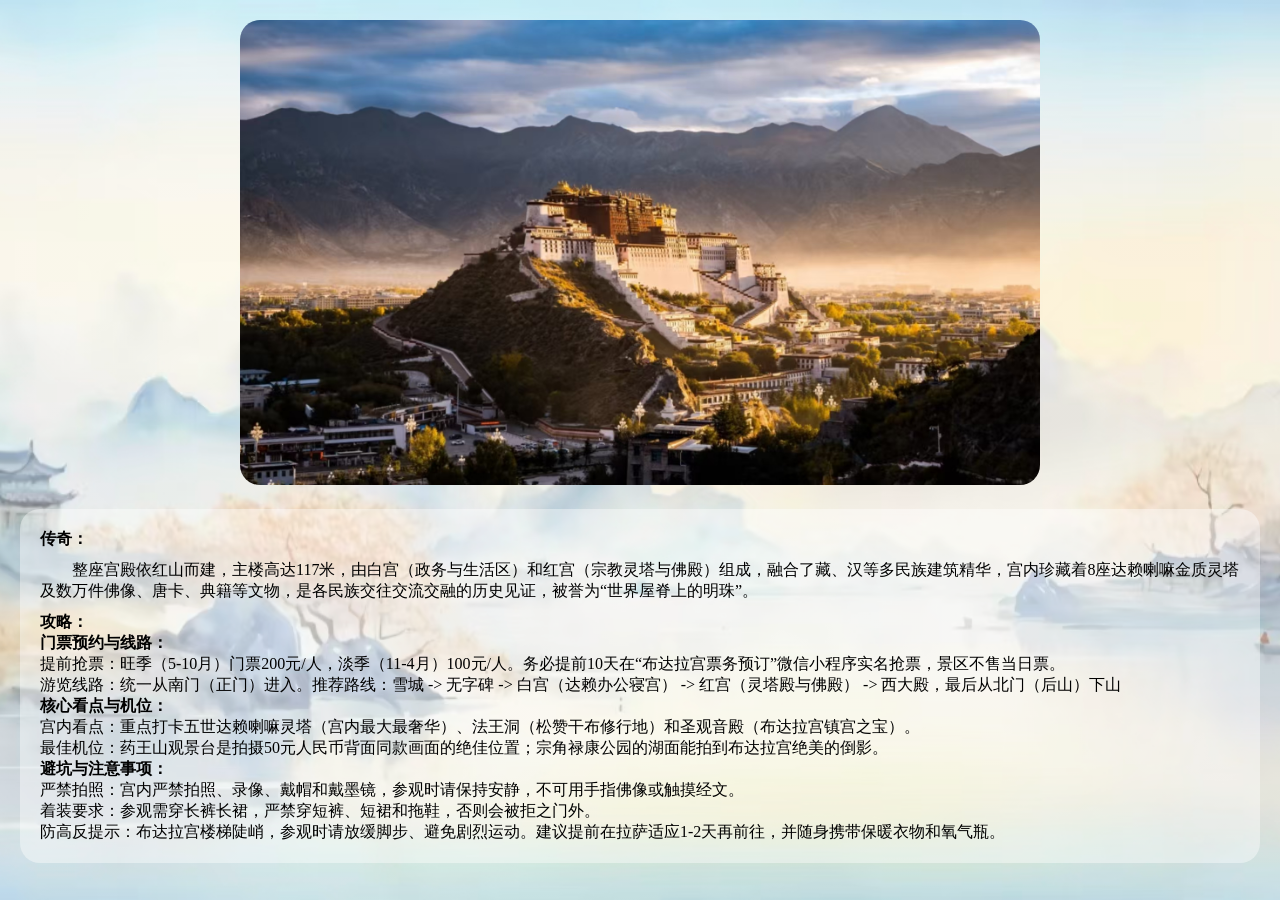
<file: 布达拉宫旅游攻略.html>
<!DOCTYPE html>
<html lang="zh-CN">
<head>
    <meta charset="UTF-8">
    <meta name="viewport" content="width=device-width, initial-scale=1.0">
    <title>布达拉宫旅游攻略</title>
    <style>
        * {
            margin: 0;
            padding: 0;
            box-sizing: border-box;
        }
        li {
            list-style: none;
        }

        body {
            background-image: 
                linear-gradient(rgba(255, 255, 255, 0.4), rgba(255, 255, 255, 0.4)),
                url(./image/首页背景图.jpg);
            background-size: cover;
            background-repeat: no-repeat;
            background-position: center;
            background-attachment: fixed;
            padding: 20px;
        }

        /* 修改1：图片容器 - 负责居中 */
        .pic {
            text-align: center;     /* 让内部图片水平居中 */
            margin: 0 auto;
            border-radius: 15px;
        }

        /* 修改2：图片本身 - 自适应分辨率 + 圆角 */
        .pic img {
            width: 100%;            /* 宽度自适应容器 */
            max-width: 800px;       /* 最大宽度限制（可选，避免图片过大） */
            height: auto;           /* 高度自动等比缩放 */
            border-radius: 20px;    /* 图片圆角 */
            display: inline-block; 
            /* 让 margin:0 auto 生效需要配合块级或行内块 */
        }


        .word {
            background-color: rgba(255, 255, 255, 0.4);
            border-radius: 20px;
            padding: 20px;
            margin-top: 20px;

        }

        .text {
            text-indent: 2em;
            margin: 10px 0;
        }

        /* 可选：小屏幕时调整内边距 */
        @media (max-width: 768px) {
            body {
                padding: 10px;
            }
            .word {
                padding: 15px;
            }
        }
    </style>
</head>
<body>
    <!-- 图片容器 -->
    <div class="pic">
        <img src="./image/布达拉宫.jpg" title="北京故宫" alt="北京故宫">
    </div>

    <div class="word">
        <p><strong>传奇：</strong></p>
        <p class="text">整座宫殿依红山而建，主楼高达117米，由白宫（政务与生活区）和红宫（宗教灵塔与佛殿）组成，融合了藏、汉等多民族建筑精华，宫内珍藏着8座达赖喇嘛金质灵塔及数万件佛像、唐卡、典籍等文物，是各民族交往交流交融的历史见证，被誉为“世界屋脊上的明珠”。</p>
        <p><strong>攻略：</strong></p> 
        <p><strong>门票预约与线路：</strong></p> 
        <ul>
            <li>提前抢票：旺季（5-10月）门票200元/人，淡季（11-4月）100元/人。务必提前10天在“布达拉宫票务预订”微信小程序实名抢票，景区不售当日票。</li>
            <li>游览线路：统一从南门（正门）进入。推荐路线：雪城 -> 无字碑 -> 白宫（达赖办公寝宫） -> 红宫（灵塔殿与佛殿） -> 西大殿，最后从北门（后山）下山</li>
        </ul>
        <p><strong>核心看点与机位：</strong></p> 
        <ul>
            <li>宫内看点：重点打卡五世达赖喇嘛灵塔（宫内最大最奢华）、法王洞（松赞干布修行地）和圣观音殿（布达拉宫镇宫之宝）。</li>
            <li>最佳机位：药王山观景台是拍摄50元人民币背面同款画面的绝佳位置；宗角禄康公园的湖面能拍到布达拉宫绝美的倒影。</li>  
        </ul>
        <p><strong>避坑与注意事项：</strong></p> 
        <ul>
            <li>严禁拍照：宫内严禁拍照、录像、戴帽和戴墨镜，参观时请保持安静，不可用手指佛像或触摸经文。</li>
            <li>着装要求：参观需穿长裤长裙，严禁穿短裤、短裙和拖鞋，否则会被拒之门外。</li>
            <li>防高反提示：布达拉宫楼梯陡峭，参观时请放缓脚步、避免剧烈运动。建议提前在拉萨适应1-2天再前往，并随身携带保暖衣物和氧气瓶。</li>
        </ul>
    </div>
</body>
</html>
</file>
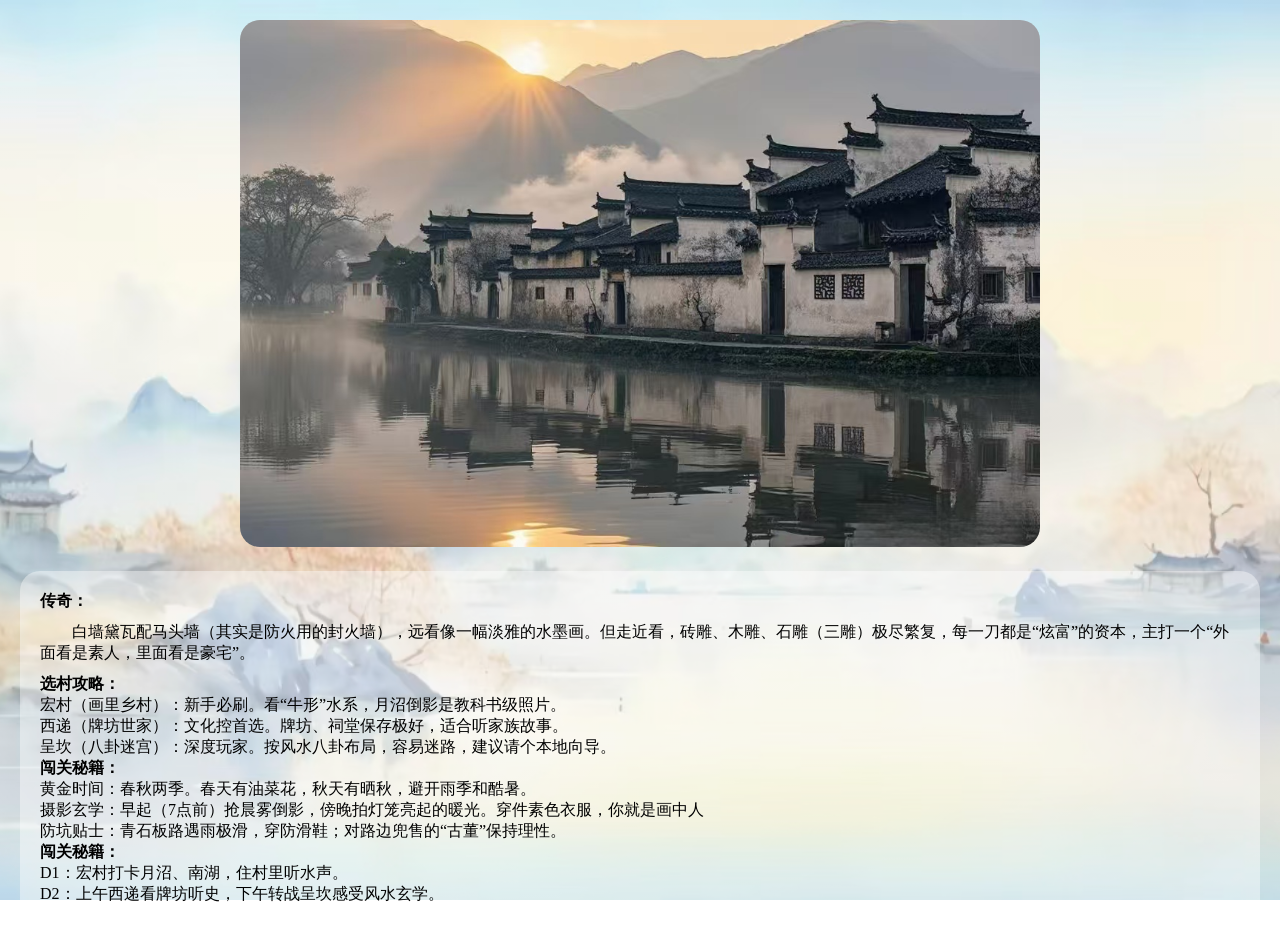
<file: 徽州旅游攻略.html>
<!DOCTYPE html>
<html lang="zh-CN">
<head>
    <meta charset="UTF-8">
    <meta name="viewport" content="width=device-width, initial-scale=1.0">
    <title>徽州旅游攻略</title>
    <style>
        * {
            margin: 0;
            padding: 0;
            box-sizing: border-box;
        }
        li {
            list-style: none;
        }

        body {
            background-image: 
                linear-gradient(rgba(255, 255, 255, 0.4), rgba(255, 255, 255, 0.4)),
                url(./image/首页背景图.jpg);
            background-size: cover;
            background-repeat: no-repeat;
            background-position: center;
            background-attachment: fixed;
            padding: 20px;
        }

        /* 修改1：图片容器 - 负责居中 */
        .pic {
            text-align: center;     /* 让内部图片水平居中 */
            margin: 0 auto;
            border-radius: 15px;
        }

        /* 修改2：图片本身 - 自适应分辨率 + 圆角 */
        .pic img {
            width: 100%;            /* 宽度自适应容器 */
            max-width: 800px;       /* 最大宽度限制（可选，避免图片过大） */
            height: auto;           /* 高度自动等比缩放 */
            border-radius: 20px;    /* 图片圆角 */
            display: inline-block; 
            /* 让 margin:0 auto 生效需要配合块级或行内块 */
        }


        .word {
            background-color: rgba(255, 255, 255, 0.4);
            border-radius: 20px;
            padding: 20px;
            margin-top: 20px;

        }

        .text {
            text-indent: 2em;
            margin: 10px 0;
        }

        /* 可选：小屏幕时调整内边距 */
        @media (max-width: 768px) {
            body {
                padding: 10px;
            }
            .word {
                padding: 15px;
            }
        }
    </style>
</head>
<body>
    <!-- 图片容器 -->
    <div class="pic">
        <img src="./image/徽州.jpg" title="徽州" alt="徽州">
    </div>

    <div class="word">
        <p><strong>传奇：</strong></p>
        <p class="text">白墙黛瓦配马头墙（其实是防火用的封火墙），远看像一幅淡雅的水墨画。但走近看，砖雕、木雕、石雕（三雕）极尽繁复，每一刀都是“炫富”的资本，主打一个“外面看是素人，里面看是豪宅”。</p>
        <p><strong>选村攻略：</strong></p> 
        <ul>
            <li>宏村（画里乡村）：新手必刷。看“牛形”水系，月沼倒影是教科书级照片。</li>
            <li>西递（牌坊世家）：文化控首选。牌坊、祠堂保存极好，适合听家族故事。</li>
            <li>呈坎（八卦迷宫）：深度玩家。按风水八卦布局，容易迷路，建议请个本地向导。</li>
            
        </ul>
        <p><strong>闯关秘籍：</strong></p> 
        <ul>
            <li>黄金时间：春秋两季。春天有油菜花，秋天有晒秋，避开雨季和酷暑。</li>
            <li>摄影玄学：早起（7点前）抢晨雾倒影，傍晚拍灯笼亮起的暖光。穿件素色衣服，你就是画中人</li>
            <li>防坑贴士：青石板路遇雨极滑，穿防滑鞋；对路边兜售的“古董”保持理性。</li>
        </ul>
        <p><strong>闯关秘籍：</strong></p> 
        <ul>
            <li>D1：宏村打卡月沼、南湖，住村里听水声。</li>
            <li>D2：上午西递看牌坊听史，下午转战呈坎感受风水玄学。</li>
        </ul>
    </div>
</body>
</html>
</file>
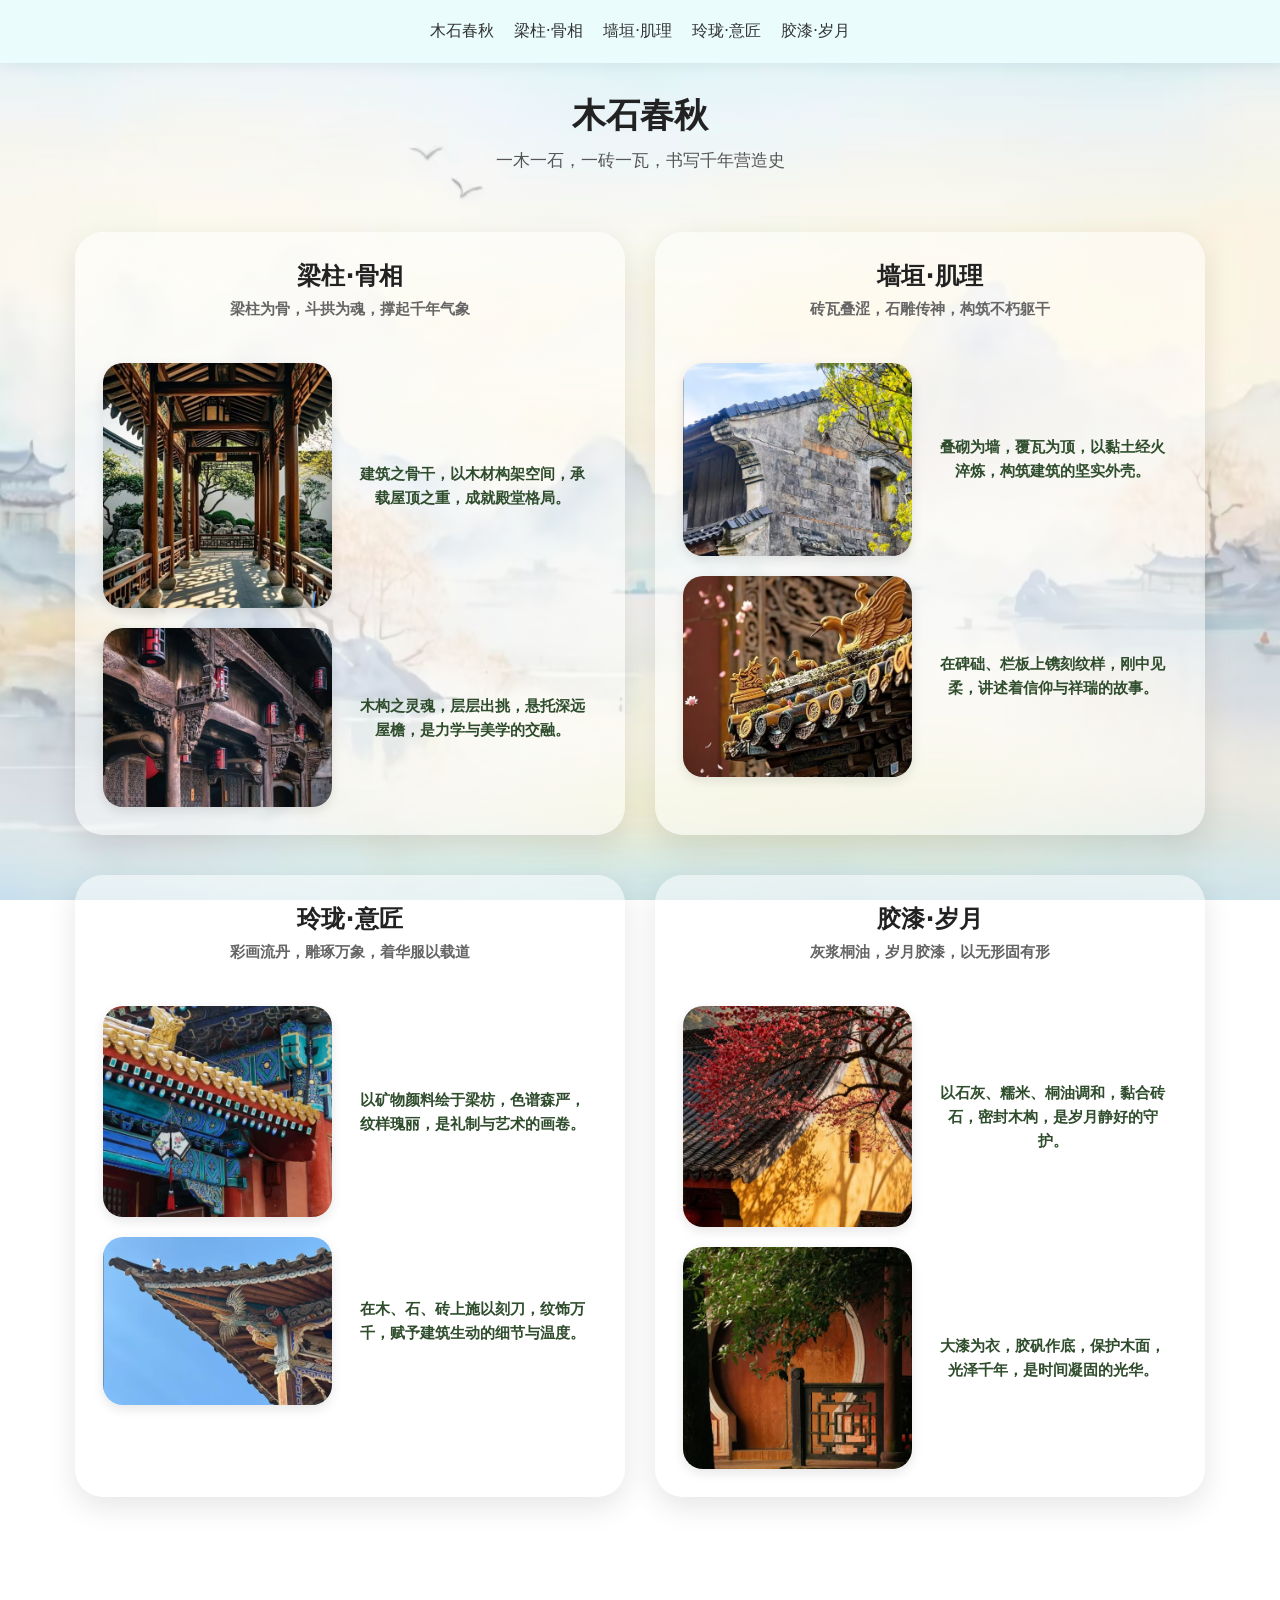
<file: 木石春秋.html>
<!DOCTYPE html>
<html lang="zh-CN">
<head>
<meta charset="UTF-8">
<meta name="viewport" content="width=device-width, initial-scale=1.0, user-scalable=yes">
<title>木石春秋 - 古建图鉴</title>
<style>
  * {
    margin: 0;
    padding: 0;
    box-sizing: border-box;
  }

  body {
    background-image: linear-gradient(rgba(255, 255, 255, 0.5), rgba(255, 255, 255, 0.5)), url('./image/首页背景图.jpg');
    background-size: cover;
    background-repeat: no-repeat;
    background-position: center;
    background-attachment: fixed;
    font-family: system-ui, 'Segoe UI', 'Microsoft YaHei', sans-serif;
  }

  /* 标题 */
  .page-title {
    text-align: center;
    font-size: 34px;
    margin: 30px 0 10px 0;
    font-weight: bold;
    color: #222;
  }
  .page-desc {
    text-align: center;
    font-size: 17px;
    margin-bottom: 40px;
    color: #555;
  }

  /* 导航 */
  nav {
    position: sticky;
    top: 0;
    width: 100%;
    background: rgb(234, 252, 252);
    padding: 15px 12px;
    z-index: 1000;
    display: flex;
    flex-wrap: wrap;
    justify-content: center;
    gap: 8px 20px;
    box-shadow: 0 4px 12px rgba(0,0,0,0.05);
  }
  nav a {
    margin: 0;
    text-decoration: none;
    color: #333;
    font-weight: 500;
    cursor: pointer;
    padding: 6px 0;
    font-size: 1rem;
    transition: all 0.2s;
    white-space: nowrap;
  }
  nav a:hover {
    border-bottom: 2px solid #00a4ff;
  }

  /* 容器 */
  .container {
    max-width: 1200px;
    margin: 0 auto 60px auto;
    padding: 20px;
  }
  .s1, .s2 {
    display: flex;
    flex-wrap: wrap;
    gap: 30px;
    justify-content: center;
    margin-bottom: 40px;
  }

  /* 卡片 */
  section {
    flex: 1;
    min-width: 400px;
    max-width: 550px;
    background: rgba(255, 255, 255, 0.5);
    border-radius: 28px;
    padding: 28px;
    box-shadow: 0 10px 30px rgba(0,0,0,0.1);
    transition: all 0.3s ease;
  }
  section:hover {
    transform: translateY(-5px);
    background: rgba(255,255,255,0.8);
  }

  h1 {
    display: flex;
    flex-direction: column;
    gap: 24px;
    background: transparent !important;
    padding: 0;
    margin: 0;
  }

  .title {
    font-size: 24px;
    font-weight: bold;
    margin-bottom: 8px;
    color: #222;
    text-align: center;
  }
  .intro {
    font-size: 15px;
    color: #666;
    text-align: center;
    margin-bottom: 20px;
  }

  .p {
    display: flex;
    flex-wrap: wrap;
    align-items: center;
    gap: 16px;
    margin-bottom: 20px;
  }
  .p:last-child { margin-bottom: 0; }

  .l, .r {
    flex: 1;
    min-width: 160px;
    display: flex;
    justify-content: center;
  }

  .word {
    font-size: 15px;
    line-height: 1.6;
    color: #2f4d2d;
    text-align: center;
    padding: 10px;
  }

  img {
    max-width: 100%;
    height: auto;
    border-radius: 20px;
    box-shadow: 0 4px 12px rgba(0,0,0,0.1);
  }

  /* 响应式 */
  @media (max-width: 768px) {
    section { min-width: 100%; }
    .p { flex-direction: column; }
  }
</style>
</head>

<body>

<nav>
  <a onclick="scrollToSection('top')">木石春秋</a>
  <a onclick="scrollToSection('n')">梁柱·骨相</a>
  <a onclick="scrollToSection('s')">墙垣·肌理</a>
  <a onclick="scrollToSection('ws')">玲珑·意匠</a>
  <a onclick="scrollToSection('w')">胶漆·岁月</a>
</nav>

<div id="top" class="page-title">木石春秋</div>
<div class="page-desc">一木一石，一砖一瓦，书写千年营造史</div>

<div class="container">
  <div class="s1">
    <section id="n">
      <h1>
        <div class="p1">
          <div class="title">梁柱·骨相</div>
          <div class="intro">梁柱为骨，斗拱为魂，撑起千年气象</div>
        </div>
        <div class="p2">
          <div class="p">
            <div class="l"><img src="./image/梁柱1.jpg" title="梁柱" height="200"></div>
            <div class="r word">建筑之骨干，以木材构架空间，承载屋顶之重，成就殿堂格局。</div>
          </div>
          <div class="p">
            <div class="r"><img src="./image/斗拱.jpg" title="斗拱" height="200"></div>
            <div class="l word">木构之灵魂，层层出挑，悬托深远屋檐，是力学与美学的交融。</div>
          </div>
        </div>
      </h1>
    </section>

    <section id="s">
      <h1>
        <div class="p1">
          <div class="title">墙垣·肌理</div>
          <div class="intro">砖瓦叠涩，石雕传神，构筑不朽躯干</div>
        </div>
        <div class="p2">
          <div class="p">
            <div class="l"><img src="./image/砖瓦.jpg" title="砖瓦" height="200"></div>
            <div class="r word">叠砌为墙，覆瓦为顶，以黏土经火淬炼，构筑建筑的坚实外壳。</div>
          </div>
          <div class="p">
            <div class="r"><img src="./image/石雕1.jpg" title="石雕" height="200"></div>
            <div class="l word">在碑础、栏板上镌刻纹样，刚中见柔，讲述着信仰与祥瑞的故事。</div>
          </div>
        </div>
      </h1>
    </section>
  </div>

  <div class="s2">
    <section id="ws">
      <h1>
        <div class="p1">
          <div class="title">玲珑·意匠</div>
          <div class="intro">彩画流丹，雕琢万象，着华服以载道</div>
        </div>
        <div class="p2">
          <div class="p">
            <div class="l"><img src="./image/彩画.jpg" title="彩画" height="200"></div>
            <div class="r word">以矿物颜料绘于梁枋，色谱森严，纹样瑰丽，是礼制与艺术的画卷。</div>
          </div>
          <div class="p">
            <div class="r"><img src="./image/雕琢.jpg" title="雕琢" height="200"></div>
            <div class="l word">在木、石、砖上施以刻刀，纹饰万千，赋予建筑生动的细节与温度。</div>
          </div>
        </div>
      </h1>
    </section>

    <section id="w">
      <h1>
        <div class="p1">
          <div class="title">胶漆·岁月</div>
          <div class="intro">灰浆桐油，岁月胶漆，以无形固有形</div>
        </div>
        <div class="p2">
          <div class="p">
            <div class="l"><img src="./image/灰浆桐胶.jpg" title="灰浆桐油" height="200"></div>
            <div class="r word">以石灰、糯米、桐油调和，黏合砖石，密封木构，是岁月静好的守护。</div>
          </div>
          <div class="p">
            <div class="r"><img src="./image/胶漆.jpg" title="胶漆" height="200"></div>
            <div class="l word">大漆为衣，胶矾作底，保护木面，光泽千年，是时间凝固的光华。</div>
          </div>
        </div>
      </h1>
    </section>
  </div>
</div>

<script>
  function scrollToSection(sectionId) {
    const el = document.getElementById(sectionId);
    if (!el) return;
    const nav = document.querySelector('nav')?.offsetHeight || 70;
    const top = el.getBoundingClientRect().top + window.pageYOffset - nav - 12;
    window.scrollTo({ top, behavior: 'smooth' });
  }
</script>

</body>
</html>
</file>
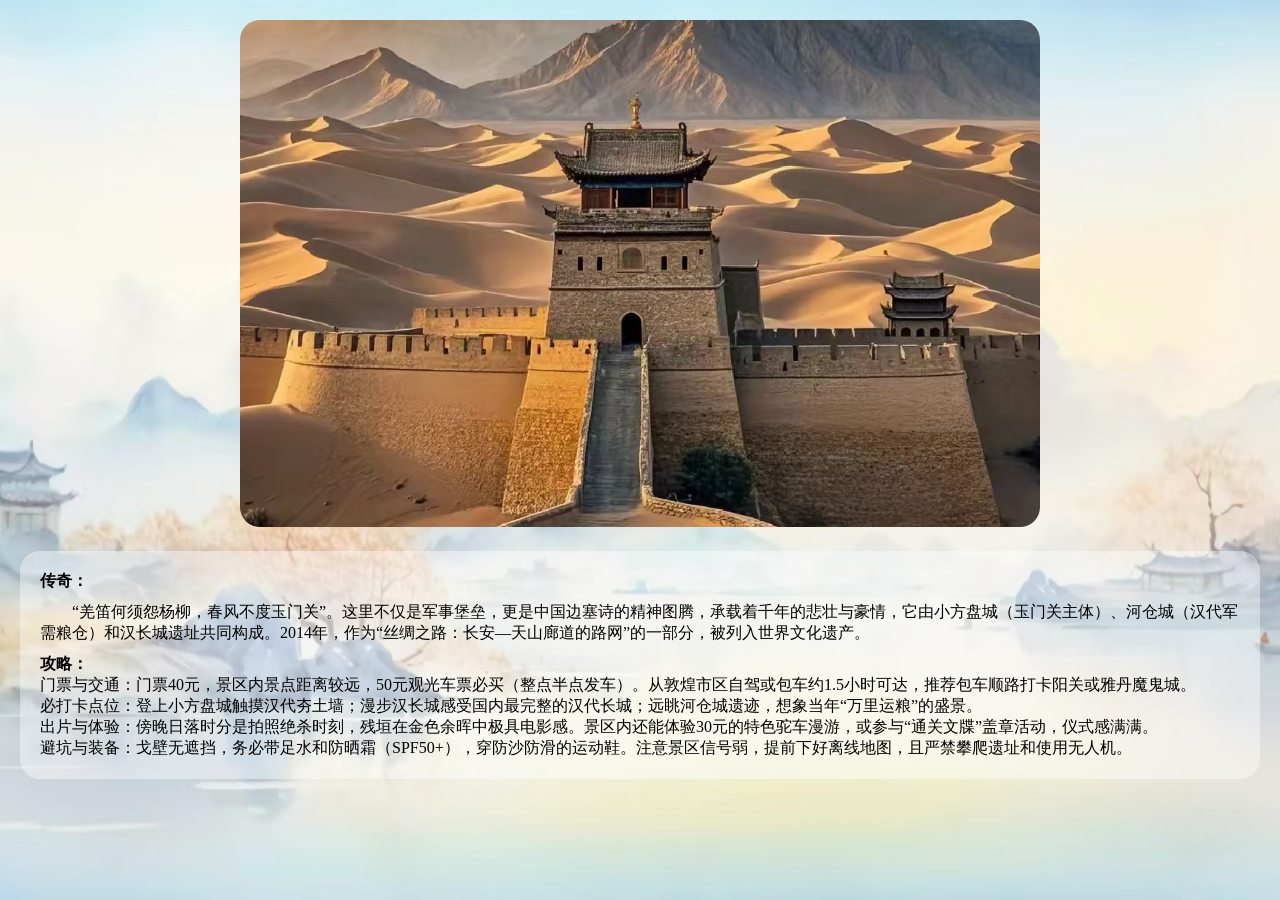
<file: 玉门关旅游攻略.html>
<!DOCTYPE html>
<html lang="zh-CN">
<head>
    <meta charset="UTF-8">
    <meta name="viewport" content="width=device-width, initial-scale=1.0">
    <title>玉门关旅游攻略</title>
    <style>
        * {
            margin: 0;
            padding: 0;
            box-sizing: border-box;
        }
        li {
            list-style: none;
        }

        body {
            background-image: 
                linear-gradient(rgba(255, 255, 255, 0.4), rgba(255, 255, 255, 0.4)),
                url(./image/首页背景图.jpg);
            background-size: cover;
            background-repeat: no-repeat;
            background-position: center;
            background-attachment: fixed;
            padding: 20px;
        }

        /* 修改1：图片容器 - 负责居中 */
        .pic {
            text-align: center;     /* 让内部图片水平居中 */
            margin: 0 auto;
            border-radius: 15px;
        }

        /* 修改2：图片本身 - 自适应分辨率 + 圆角 */
        .pic img {
            width: 100%;            /* 宽度自适应容器 */
            max-width: 800px;       /* 最大宽度限制（可选，避免图片过大） */
            height: auto;           /* 高度自动等比缩放 */
            border-radius: 20px;    /* 图片圆角 */
            display: inline-block; 
            /* 让 margin:0 auto 生效需要配合块级或行内块 */
        }


        .word {
            background-color: rgba(255, 255, 255, 0.4);
            border-radius: 20px;
            padding: 20px;
            margin-top: 20px;

        }

        .text {
            text-indent: 2em;
            margin: 10px 0;
        }

        /* 可选：小屏幕时调整内边距 */
        @media (max-width: 768px) {
            body {
                padding: 10px;
            }
            .word {
                padding: 15px;
            }
        }
    </style>
</head>
<body>
    <!-- 图片容器 -->
    <div class="pic">
        <img src="./image/玉门关.jpg" title="北京故宫" alt="北京故宫">
    </div>

    <div class="word">
        <p><strong>传奇：</strong></p>
        <p class="text">“羌笛何须怨杨柳，春风不度玉门关”。这里不仅是军事堡垒，更是中国边塞诗的精神图腾，承载着千年的悲壮与豪情，它由小方盘城（玉门关主体）、河仓城（汉代军需粮仓）和汉长城遗址共同构成。2014年，作为“丝绸之路：长安—天山廊道的路网”的一部分，被列入世界文化遗产。</p>
        <p><strong>攻略：</strong></p> 
        <ul>
            <li>门票与交通：门票40元，景区内景点距离较远，50元观光车票必买（整点半点发车）。从敦煌市区自驾或包车约1.5小时可达，推荐包车顺路打卡阳关或雅丹魔鬼城。</li>
            <li>必打卡点位：登上小方盘城触摸汉代夯土墙；漫步汉长城感受国内最完整的汉代长城；远眺河仓城遗迹，想象当年“万里运粮”的盛景。</li>
            <li>出片与体验：傍晚日落时分是拍照绝杀时刻，残垣在金色余晖中极具电影感。景区内还能体验30元的特色驼车漫游，或参与“通关文牒”盖章活动，仪式感满满。</li>
            <li>避坑与装备：戈壁无遮挡，务必带足水和防晒霜（SPF50+），穿防沙防滑的运动鞋。注意景区信号弱，提前下好离线地图，且严禁攀爬遗址和使用无人机。</li>
        </ul>
    </div>
</body>
</html>
<!-- 


 -->
</file>
<file: css/base.css>
/* 基础公共样式：清除默认样式+设置通用样式 */
* {
    margin: 0;
    padding: 0;
    box-sizing: border-box;
}

li {
    list-style: none;
}
body {
    font: 14px/1.5 "Microsoft Yahei","Hiragino Sans GB","Heiti SC","WenQuanYi Micro Hei",sans-serif;
    color: #333;
}
a {
    color: #333;
    text-decoration: none;
}
</file>
<file: css/index.css>
/* 首页样式 */
/* 版心 */
.wrapper {
    margin: 0 auto;
    width: 1200px;
}
.bg {
    background-image: url(../image/首页背景图.jpg);
}

body {
    background-image: 
        linear-gradient(rgba(255, 255, 255, 0.4), rgba(255, 255, 255, 0.4)),
        url(../image/首页背景图.jpg);
    background-size: cover;
    background-repeat: no-repeat;
    background-position: center;
    background-attachment: fixed;
}

.header {
    height: 80px;
    background-color: rgba(255, 255, 255, 0.1);
}
.header .wrapper {
    padding-top: 29px;
    display: flex;
}
.logo a {
    display: block;
    width: 195px;
    height: 41px;
    font-family: LiSu;
    font-size: 29px;
}
.nav {
    margin-left: 72px;
}
.nav ul{
    display: flex;
    flex-wrap: nowrap;
}
.nav li {
    margin-right: 48px;
    white-space: nowrap;
}
.nav li a {
    display: block;
    padding: 6px 8px;
    line-height: 25px;
    font-size: 19px;
}
/* 并集选择器active类选择器 表示默认选中的a*/
/* .nav li .active, */
.nav li a:hover {
    border-bottom: 2px solid #00a4ff;
}
/* 轮播图区域 */
.carousel {
    margin-top: 30px;
    margin-bottom: 60px;
    padding: 20px 0;
}

.carousel-container {
    position: relative;
    width: 100%;
    height: 400px;
    overflow: hidden;
    border-radius: 20px;
    box-shadow: 0 8px 20px rgba(0, 0, 0, 0.2);
}

/* 图片容器 */
.carousel-slides {
    display: flex;
    width: 100%;
    height: 100%;
    transition: transform 0.5s ease;
}

.carousel-slides img {
    width: 100%;
    height: 100%;
    object-fit: cover;
    flex-shrink: 0;
}

/* 左右按钮 */
.carousel-btn {
    position: absolute;
    top: 50%;
    transform: translateY(-50%);
    width: 40px;
    height: 40px;
    background-color: rgba(0, 0, 0, 0.5);
    color: white;
    border: none;
    border-radius: 50%;
    font-size: 24px;
    cursor: pointer;
    transition: background-color 0.3s;
    z-index: 10;
}

.carousel-btn:hover {
    background-color: rgba(0, 0, 0, 0.8);
}

.prev {
    left: 20px;
}

.next {
    right: 20px;
}

/* 小圆点指示器 */
.carousel-dots {
    position: absolute;
    bottom: 20px;
    left: 50%;
    transform: translateX(-50%);
    display: flex;
    gap: 12px;
    z-index: 10;
}

.dot {
    width: 12px;
    height: 12px;
    background-color: rgba(255, 255, 255, 0.5);
    border-radius: 50%;
    cursor: pointer;
    transition: background-color 0.3s;
}

.dot.active {
    background-color: #00a4ff;
}

.dot:hover {
    background-color: rgba(255, 255, 255, 0.9);
}

/* 底部大板块 - 放在页面最底部 */
.bottom-section {
    width: 100%;                /* 占满整个页面宽度 */
    margin-top: 80px;
    padding: 50px 0;
    background-color: transparent;  /* 完全透明，露出背景图 */
    clear: both;
}

/* 里面的内容容器 - 用 wrapper 控制宽度和居中 */
.bottom-section .wrapper {
    margin: 0 auto;
    width: 1200px;
}

/* 四个板块容器 - 从左边开始排列 */
.block-list {
    display: flex;
    justify-content: flex-start;  /* 从左边开始，关键！ */
    gap: 30px;                    /* 板块间距 */
    margin: 0;
    padding: 0;
}

/* 每个板块 */
.block-item {
    width: 270px;                 /* 固定宽度 */
    background-color: rgba(255, 255, 255, 0.9);  /* 白色半透明 */
    border-radius: 32px;
    overflow: hidden;
    transition: transform 0.3s;
    box-shadow: 0 4px 12px rgba(0,0,0,0.35);
}

.block-item:hover {
    transform: translateY(-8px);
}

.block-item a {
    text-decoration: none;
    display: block;
}

/* 图片区域 */
.block-img {
    width: 270px;
    height: 180px;
    overflow: hidden;
}

.block-img img {
    width: 100%;
    height: 100%;
    object-fit: cover;
}

/* 文字区域 */
.block-text {
    padding: 16px 12px 20px;
    text-align: center;
}

.block-text h4 {
    margin-bottom: 8px;
    font-size: 20px;
    font-weight: 600;
    color: #333;
}

.block-text p {
    font-size: 14px;
    color: #666;
}
/* 底部板块列表样式 - 补充 */
.block-text ul {
    list-style: none;
    padding: 0;
    margin: 12px 0 0 0;
}

.block-text li {
    margin-bottom: 8px;
}

.block-text li a {
    font-size: 13px;
    color: #555;
    text-decoration: none;
    transition: color 0.2s;
    display: block;
}

.block-text li a:hover {
    color: #00a4ff;
}

/* 板块标题链接样式 */
.block-text h4 a {
    color: #333;
    text-decoration: none;
}

.block-text h4 a:hover {
    color: #00a4ff;
}
/* ========== 轮播图文字叠加样式 ========== */

/* 每个轮播项容器 - 相对定位锚点 */
.carousel-slide-item {
    position: relative;
    flex: 0 0 100%;
    min-width: 100%;
    height: 100%;
}

.carousel-slide-item img {
    width: 100%;
    height: 100%;
    object-fit: cover;
}

/* 文字叠加层 - 显示在图片底部 */
.slide-caption {
    position: absolute;
    bottom: 0;
    left: 0;
    right: 0;
    background: transparent;  /* ← 改成全透明 */
    color: white;
    padding: 30px 24px 20px 24px;
    transition: transform 0.3s ease-out;
    border-radius: 0 0 20px 20px;
}

/* 标题样式 */
.slide-caption h3 {
    font-size: 24px;
    font-weight: 600;
    margin-bottom: 6px;
    letter-spacing: 1px;
    text-shadow: 0 2px 4px rgba(0, 0, 0, 0.5);
}

/* 描述文字样式 */
.slide-caption p {
    font-size: 14px;
    opacity: 0.9;
    text-shadow: 0 1px 2px rgba(0, 0, 0, 0.4);
}

/* 🔥 核心效果：鼠标悬停时，文字向上移动10像素 */
.carousel-slide-item:hover .slide-caption {
    transform: translateY(-10px);
    background: transparent;  /* ← 悬停时也是全透明 */
}
</file>
